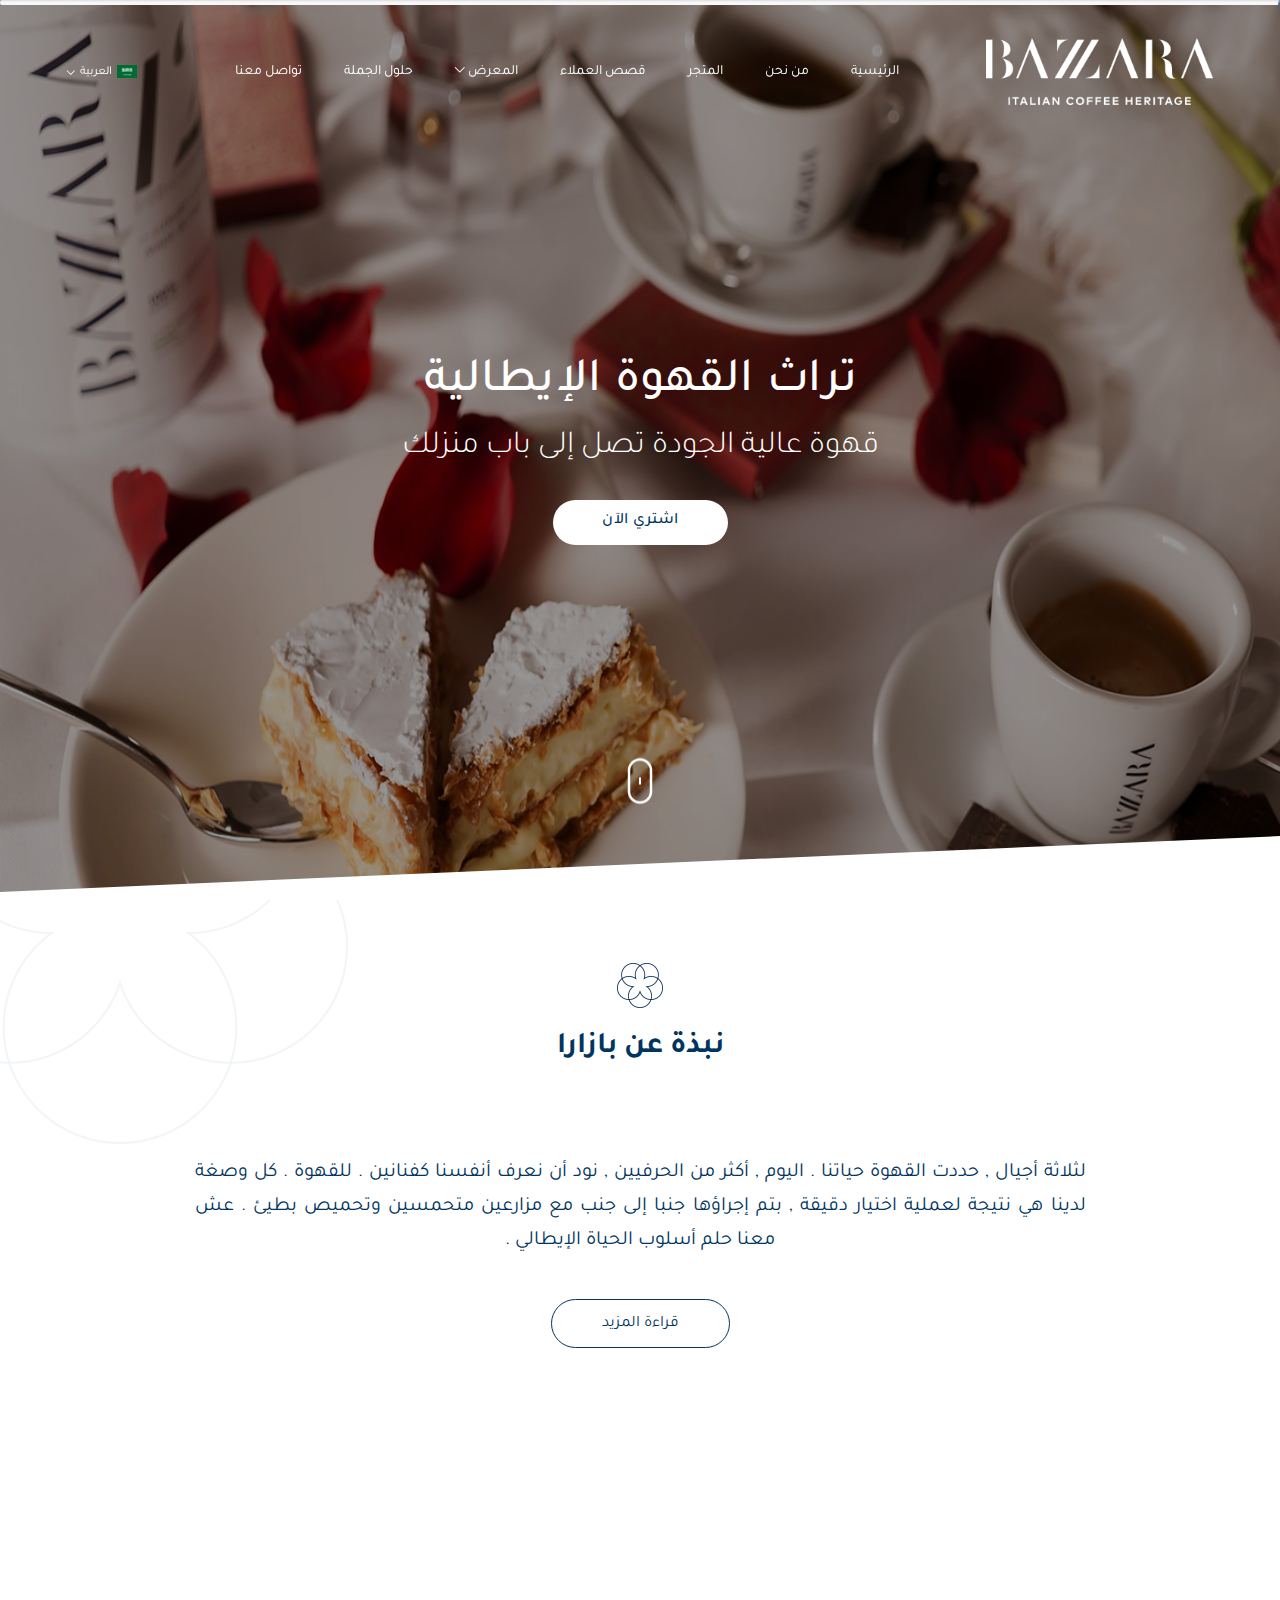
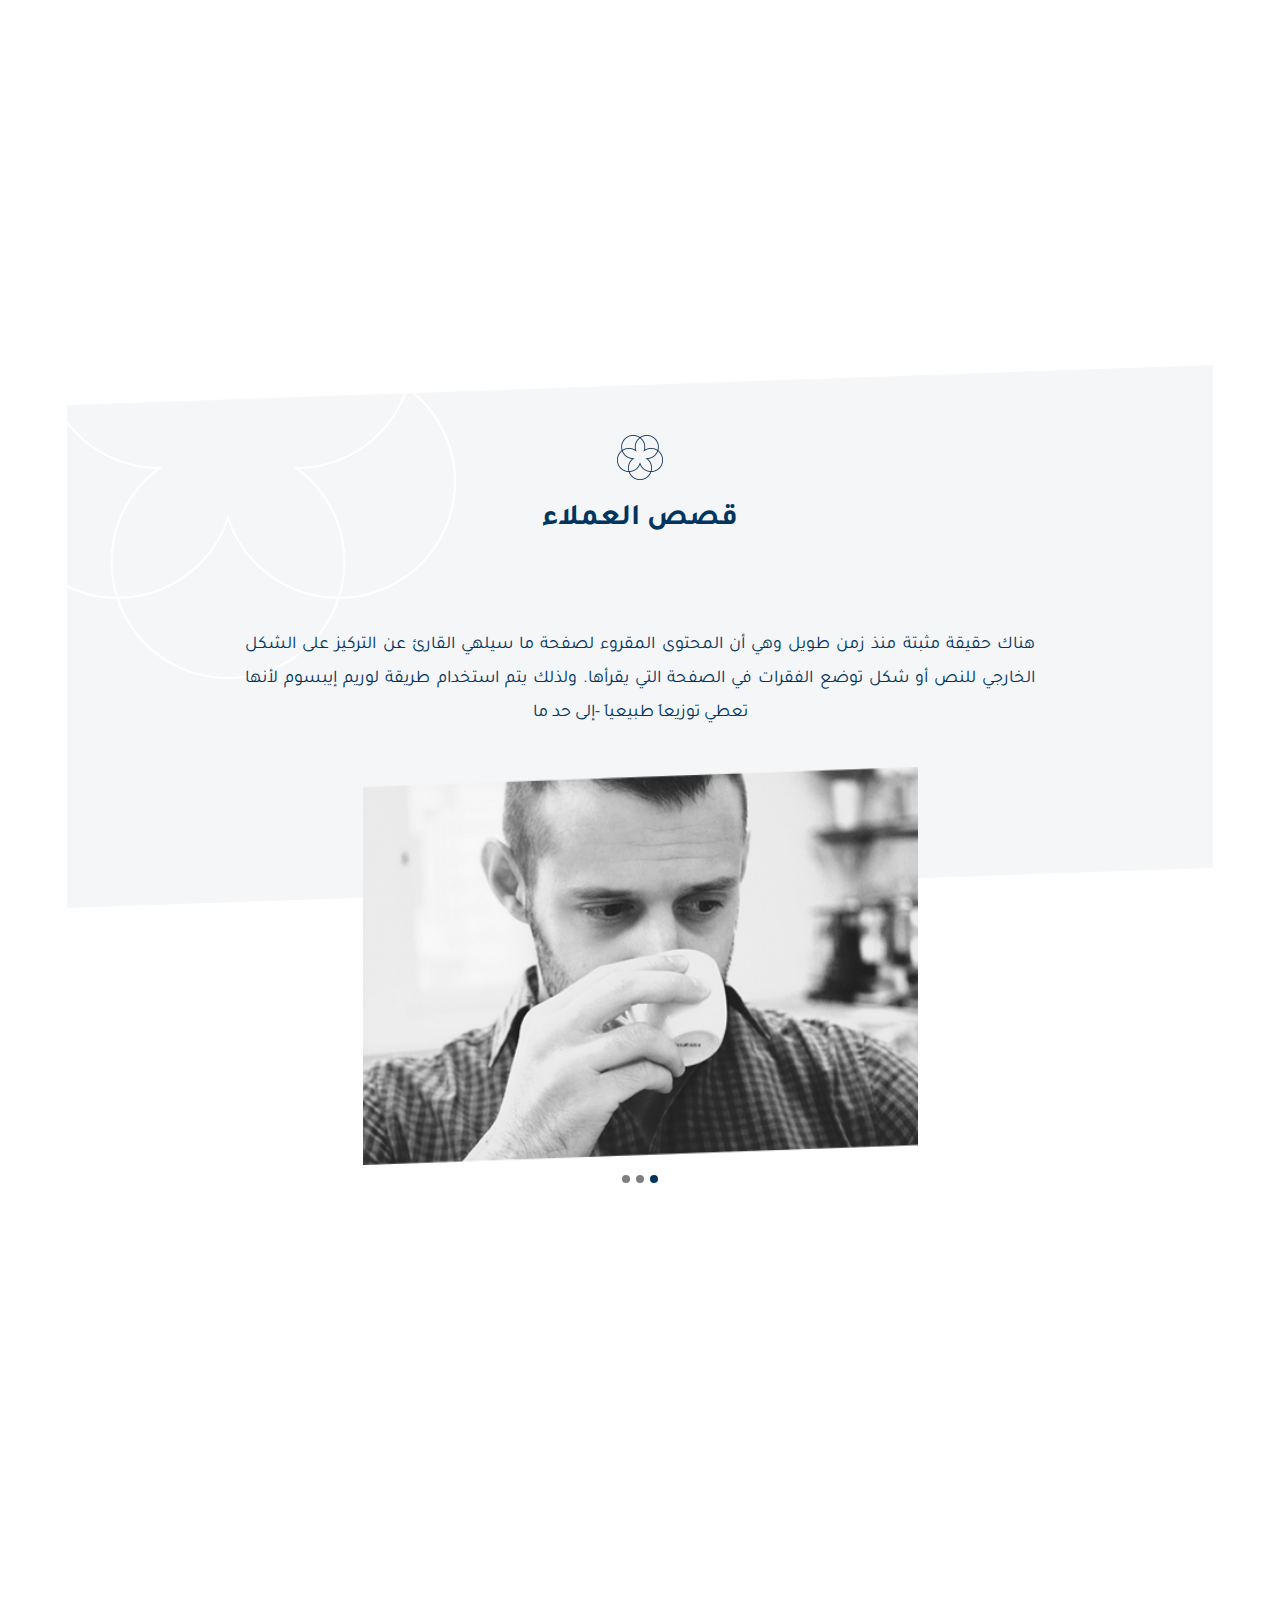
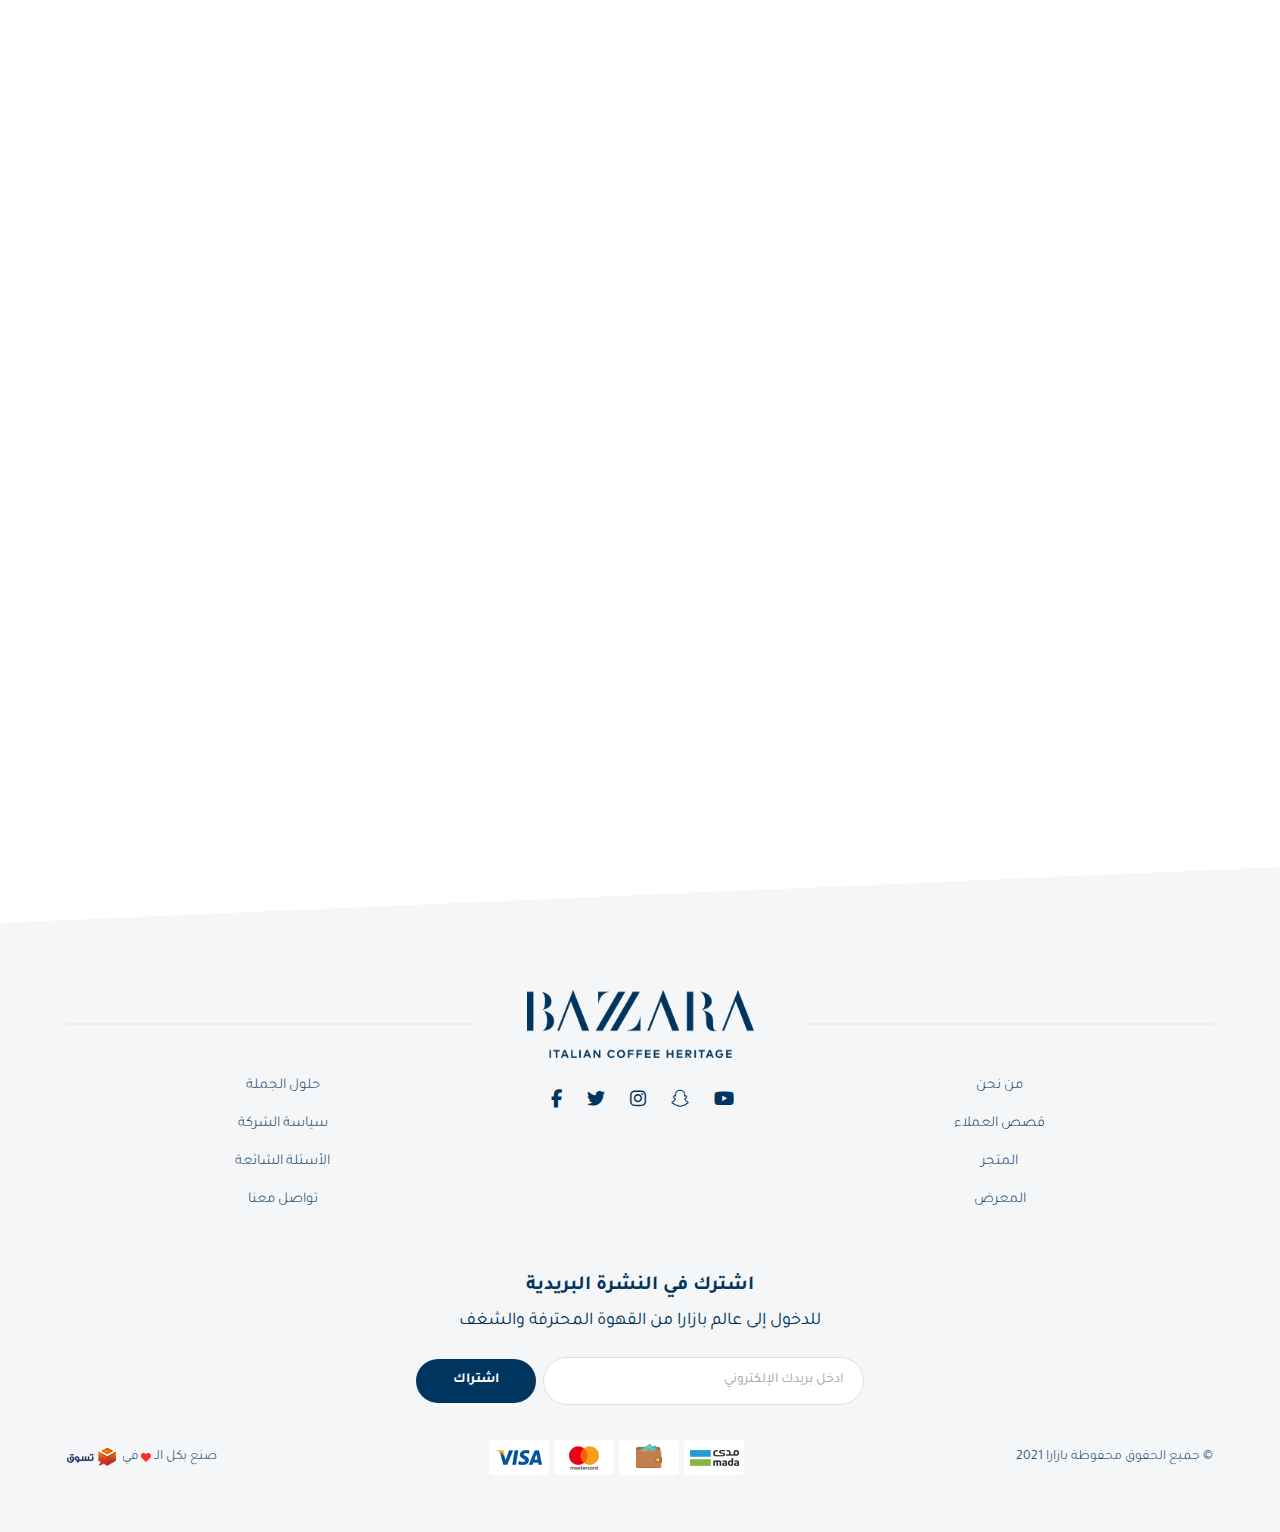
<file: index.html>
<!DOCTYPE html>
<html lang="ar" dir="rtl">
   <head>
      <meta charset="utf-8" />
      <meta http-equiv="X-UA-Compatible" content="IE=edge" />
      <meta name="viewport" content="width=device-width, initial-scale=1" />
      <title> BAZARA </title>
      <link rel="icon" href="images/fav.png" type="image/png" />
      <link rel="stylesheet" href="css/lineicons.css" />
      <link rel="stylesheet" href="css/all.min.css" />
      <link rel="stylesheet" href="css/bootstrap.css" />
     
      <link rel="stylesheet" href="css/fonts.css" />
      <link rel="stylesheet" href="css/animate.css" />
      <link rel="stylesheet" href="css/swiper.min.css" />
      <link rel="stylesheet" href="css/style.css" />
   </head>
   <body>
      <!-- preloader -->
      <div class="preloader">
         <div class="progress">
            <div class="progress-bar"></div>
         </div>
      </div>
      <!-- preloader -->
      
      <!-- header section -->
      <header>
        
         <div class="top-header">
         
             <div class="container">
             
            <div class="nav-header">
                <!-- menu-icon-for-mobile -->
            <div class="show-icons">
               <a class="menu-bars" id="menu-id" href="#!">
                  <span class="lnr lnr-menu bar show-icon"></span>
                  <span class="lnr lnr-cross times hide-icon"></span>
              
               </a>
            </div>
            <!-- end menu-icon-for-mobile -->
            <div class="img-logo">
               <a href="index.html"><img src="images/logo.png" class="img-fluid" /></a>
            </div>
               <!-- navigation  -->
               <div class="navgition">
                  <ul class="big-menu list-unstyled">
                     <li>
                        <a href="index.html"> الرئيسية </a>
                     </li>
                     <li>
                        <a href="#"> من نحن </a>
                     </li>
                     <li>
                        <a href="#">  المتجر </a>
                     </li>
                     <li>
                        <a href="#">  قصص العملاء </a>
                     </li>
                     <li class=" menu-item-has-children ">
                        <a href="#">
                       المعرض
                        </a>
                        <ul class=" sub-menu ">
                           <li >
                              <a href="#" >
                              منتج 1
                              </a>
                           </li>
                           <li >
                              <a href="#" >
                             منتج 2 
                              </a>
                           </li>
                           <li >
                              <a href="#" >
                               منتج 3
                              </a>
                           </li>
                           <li >
                              <a href="#" >
                             منتج 4
                              </a>
                           </li>
                        </ul>
                     </li>
                    
                     <li>
                        <a href="#"> حلول الجملة </a>
                    
                     <li>
                        <a href="#"> تواصل معنا </a>
                     </li>
                    
                    
                    
                  </ul>
               </div>
               <!-- navigation  -->
             
              <!-- language -->
              <div class="dropdown language-dropdown">
               <button class="dropbtn">
                 <span class="language">
               <img src="images/ksa.png" alt="ksa flag">
               العربية
                 </span>
               </button>
               <div class="dropdown-content">
                 <a href="index.html"> العربية </a>
                 <a href="index-en.html"> English  </a>
               </div>
             </div>
             <!-- language -->
             

              
             
         
               
            </div>
        
         </div>
         </div>
         <!-- end top header-->
        
         </div> 
      </header>
      <!-- header section     -->
      <!-- main section -->
     
                     <div class="main">
                        <div class="pro-img">
                           <img src="images/main-section/01.png" class="img-fluid main-section-img" alt="main section img"/>
                           <div class="main-section-cover">
                         
                          <h2 class="main-section-title">
                           تراث القهوة الإيطالية
                          </h2>
                          <span class="main-caption-note">
                           قهوة عالية الجودة تصل إلى باب منزلك
                          </span>
                          <a href="#" class="main-section-btn">
                           اشتري الآن
                          </a>
                           </div>
                        </div>
                        <a href="#about" class="scroll-down">
                           <div class="scroll-down-img-section">
                             <i class="scroll-down-icon"></i>
                           </div>
                         </a>
                     </div>
                  
                 
                  
                 
               
           
      <!-- main section -->
      <!-- about-section  -->
      <div class="about-section " id="about">
         <div class="about">
         <div class="container">
            <h2 class="big-title " wow-data-delay="5s">
              نبذة عن بازارا
            </h2>
            <p class="about-text">
               لثلاثة أجيال , حددت القهوة حياتنا . اليوم , أكثر من الحرفيين , نود أن نعرف أنفسنا كفنانين . 
               للقهوة . كل وصغة لدينا هي نتيجة لعملية اختيار دقيقة , بتم إجراؤها جنبا إلى جنب مع
               مزارعين متحمسين وتحميص بطيئ . عش معنا حلم أسلوب الحياة الإيطالي .
            </p>
            <a href="#" class="more-link">
               قراءة المزيد
            </a>
          
         </div>
      </div>
   </div>
      <!-- about-section -->

<!-- mission-section -->
<div class="mission-section wow fadeInDown">
   <div class="container">
      <div class="mission-section-grid">
         <div class="mission-block">
            <img class="img-fluid mission-block-img" src="images/mission-section/01.png" alt="mission block image">
            <div class="mission-block-cover">
               <div class="mission-block-text">
                  <h2 class="mission-block-title">
                     رؤيتنـا
                  </h2>
                  <p class="mission-block-p">
                     هنالك العديد من الأنواع المتوفرة لنصوص إيبسوم، ولكن الغالبية تم تعديلها بشكل ما عبر إدخال النوادر أو الكلمات إلى النص
                  </p>
               </div>
               
            </div>
         </div>
         <div class="mission-block">
            <img class="img-fluid mission-block-img" src="images/mission-section/02.png" alt="mission block image">
            <div class="mission-block-cover">
               <div class="mission-block-text">
                  <h2 class="mission-block-title">
                    رسالتنـا
                  </h2>
                  <p class="mission-block-p">
                     هنالك العديد من الأنواع المتوفرة لنصوص إيبسوم، ولكن الغالبية تم تعديلها بشكل ما عبر إدخال النوادر أو الكلمات إلى النص
                  </p>
               </div>
               
            </div>
         </div>
         <div class="mission-block">
            <img class="img-fluid mission-block-img" src="images/mission-section/03.png" alt="mission block image">
            <div class="mission-block-cover">
               <div class="mission-block-text">
                  <h2 class="mission-block-title">
                     أهدافنـا
                  </h2>
                  <p class="mission-block-p">
                     هنالك العديد من الأنواع المتوفرة لنصوص إيبسوم، ولكن الغالبية تم تعديلها بشكل ما عبر إدخال النوادر أو الكلمات إلى النص
                  </p>
               </div>
               
            </div>
         </div>
      </div>
   </div>

</div>
<!-- mission-section -->

<!-- clients section -->
<div class="clients-section">
   <div class="container">
     
 <div class="about-content">
   <h2 class="big-title " wow-data-delay="5s">
      قصص العملاء
     </h2>
            <p class="about-text">
               هناك حقيقة مثبتة منذ زمن طويل وهي أن المحتوى المقروء لصفحة ما سيلهي القارئ عن التركيز على الشكل الخارجي للنص أو شكل توضع الفقرات في الصفحة التي يقرأها. ولذلك يتم استخدام طريقة لوريم إيبسوم لأنها تعطي توزيعاَ طبيعياَ -إلى حد ما
            </p>
<div class="client-section">
            <div class="clients-slider">
               <div class="swiper-container">
                  <div class="swiper-wrapper">
                     <div class="swiper-slide">
                        <a href="#">
                           <div class="about-imgg">
                              <img class="img-fluid" src="images/clients/01.png" alt="client image">
                           </div>
                        </a>
                     </div>
                     <div class="swiper-slide">
                        <a href="#">
                           <div class="about-imgg">
                              <img class="img-fluid" src="images/clients/01.png" alt="client image">
                           </div>
                        </a>
                     </div>
                     <div class="swiper-slide">
                        <a href="#">
                           <div class="about-imgg">
                              <img class="img-fluid" src="images/clients/01.png" alt="client image">
                           </div>
                        </a>
                     </div>

           
           </div>
   </div>
   <div class="swiper-pagination"></div>
</div>

</div>
</div>
</div>
</div>
<!-- clients section -->

<!-- banner section -->
<div class="big-banner-section wow fadeInDown" style="visibility: visible; animation-name: fadeInDown;">
        
  
      <div class="big-banner-figure">
         <img class="img-fluid banner-img" src="images/banner/01.png" alt="banner">
         <div class="big-banner-cover">
      <h2 class="banner-text">
         حلول الجملة
      </h2>
      <span class="banner-note">
         خلافا للاعتقاد السائد فإن لوريم إيبسوم ليس نصا عشوائيا 
      </span>
      <a href="#" class="more-link">
         قراءة المزيد
      </a>
         </div>
      </div>
  

</div>
<!-- banner section -->

     
     
       
      <!-- offers section -->
      <div class="vedio-section wow fadeInDown">
         <div class="container">
            <h2 class="big-title " wow-data-delay="5s">
               معرض الفيديو
            </h2>
            <div class="vedio-slider">
               <div class="swiper-container">
                  <div class="swiper-wrapper">
                     <div class="swiper-slide">
                        <a href="#">
                           <div class="vedio-block">
                            <img class="img-fluid vedio-img" src="images/products/01.png" alt="vedio img">
                             <div class="vedio-cover">
                              <img src="images/products/shape2.png" alt="shape image">
                             </div>    
                        </div>
                        </a>
                     </div>
                     <div class="swiper-slide">
                        <a href="#">
                           <div class="vedio-block">
                            <img class="img-fluid vedio-img" src="images/products/02.png" alt="vedio img">
                             <div class="vedio-cover">
                              <img src="images/products/shape2.png" alt="shape image">
                             </div>    
                        </div>
                        </a>
                     </div>
                     <div class="swiper-slide">
                        <a href="#">
                           <div class="vedio-block">
                            <img class="img-fluid vedio-img" src="images/products/03.png" alt="vedio img">
                             <div class="vedio-cover">
                              <img src="images/products/shape2.png" alt="shape image">
                             </div>    
                        </div>
                        </a>
                     </div>
                    
                  </div>
               </div>
               <div class="swiper-pagination"></div>
               <div class="swiper-btn-prev swiper-btn">
                  <span class="lnr lnr-chevron-right"></span>
               </div>
               <div class="swiper-btn-next swiper-btn">
                  <span class="lnr lnr-chevron-left"></span>
               </div>
            </div>
           
         </div>
      </div>
      <!-- offers section -->

    

       


      <!-- footer section -->
      <footer>
         <div class="container">
            <div class="footer-logo">
               <div class="img-logo">
                  <a href="#"><img src="images/footer-logo.png" class="img-fluid" /></a>
               </div> 
            </div>
            <div class="footer-content">
            <div class="footer-content-div">
             <ul class="footer-links-list">
               <li>
                  <a href="#" class="footer-link">
                     من نحن
                  </a>
               </li>
               <li>
                  <a href="#" class="footer-link">
                   قصص العملاء
                  </a>
               </li>
               <li>
                  <a href="#" class="footer-link">
                    المتجر
                  </a>
               </li>
               <li>
                  <a href="#" class="footer-link">
                   المعرض
                  </a>
               </li>
             </ul>

             <ul class="social-list">
               <li>
                  <a href="#" class="social-icon">
                     <i class="fa-brands fa-youtube"></i>
                  </a>
               </li>
               <li>
                  <a href="#" class="social-icon">
                     <i class="fa-brands fa-snapchat"></i>
                  </a>
               </li>
               <li>
                  <a href="#" class="social-icon">
                     <i class="fa-brands fa-instagram"></i>
                  </a>
               </li>
               <li>
                  <a href="#" class="social-icon">
                     <i class="fa-brands fa-twitter"></i>
                  </a>
               </li>
               <li>
                  <a href="#" class="social-icon">
                     <i class="fa-brands fa-facebook-f"></i>
                  </a>
               </li>
           
         </ul>

         <ul class="footer-links-list">
            <li>
               <a href="#" class="footer-link">
                 حلول الجملة
               </a>
            </li>
            <li>
               <a href="#" class="footer-link">
                سياسة الشركة
               </a>
            </li>
            <li>
               <a href="#" class="footer-link">
                 الأسئلة الشائعة
               </a>
            </li>
            <li>
               <a href="#" class="footer-link">
                تواصل معنا
               </a>
            </li>
          </ul>

            </div>
            </div>

            <div class="newsletter-section">
               <h2 class="newsletter-title"> اشترك في النشرة البريدية   </h2>
               <span class="newsletter-note">
                 للدخول إلى عالم بازارا من القهوة المحترفة والشغف
                    </span>
                    <div class="newsletter-input-div">
                     <input type="text" class="newsletter-input" placeholder="ادخل بريدك الإلكتروني">
                     <button class="newsletter-btn">
                       اشتراك
                     </button>
                       </div>
            </div>
           
            <div class="copy-flex">
               <div class="copy-right">
                  © جميع الحقوق محفوظة بازارا  2021
               </div>
               <div class="payment-list">
                  
                  <img  src="images/pay-2.png" alt="payment methods">
               </div>
               <div class="copy-right">
                  صنع بكل الـ 
                  <i class="fa-solid fa-heart heart-icon"></i>
                   في
                  <a href="#">
                  <img class="tasawk-logo" src="images/tasawok-en.png" alt="tasawk logo">
                  </a>
               </div>
            </div>
         </div>
      </footer>
      <!-- footer section -->
      <!-- arrow to top -->
      <a class="arrow-top">
         <span class="lnr lnr-arrow-up"></span>
      </a>
      <!-- arrow to top -->
      <script src="js/jquery-3.4.1.min.js"></script>
      <script src="js/bootstrap.min.js"></script>
      <script src="js/wow.min.js"></script>
      <script src="js/swiper.min.js"></script>
      <script src="js/script.js"></script>
   </body>
</html>
</file>
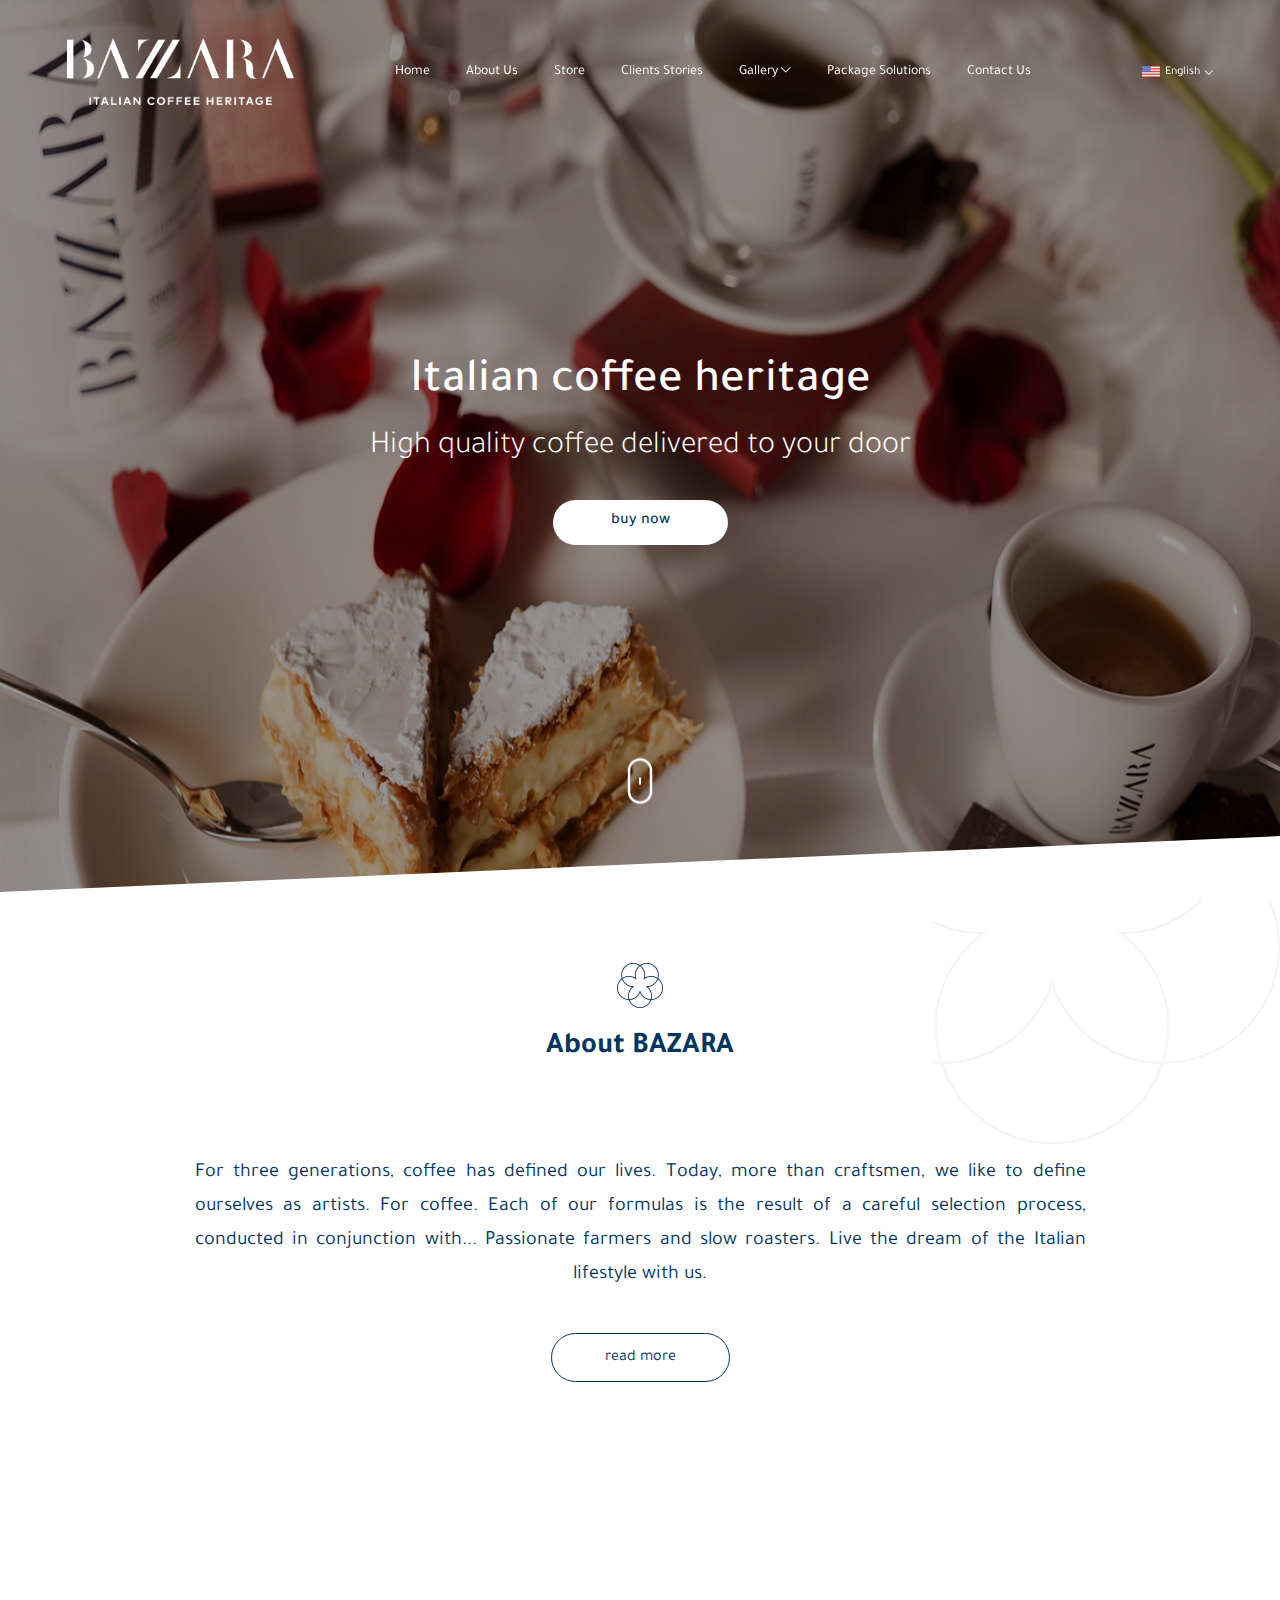
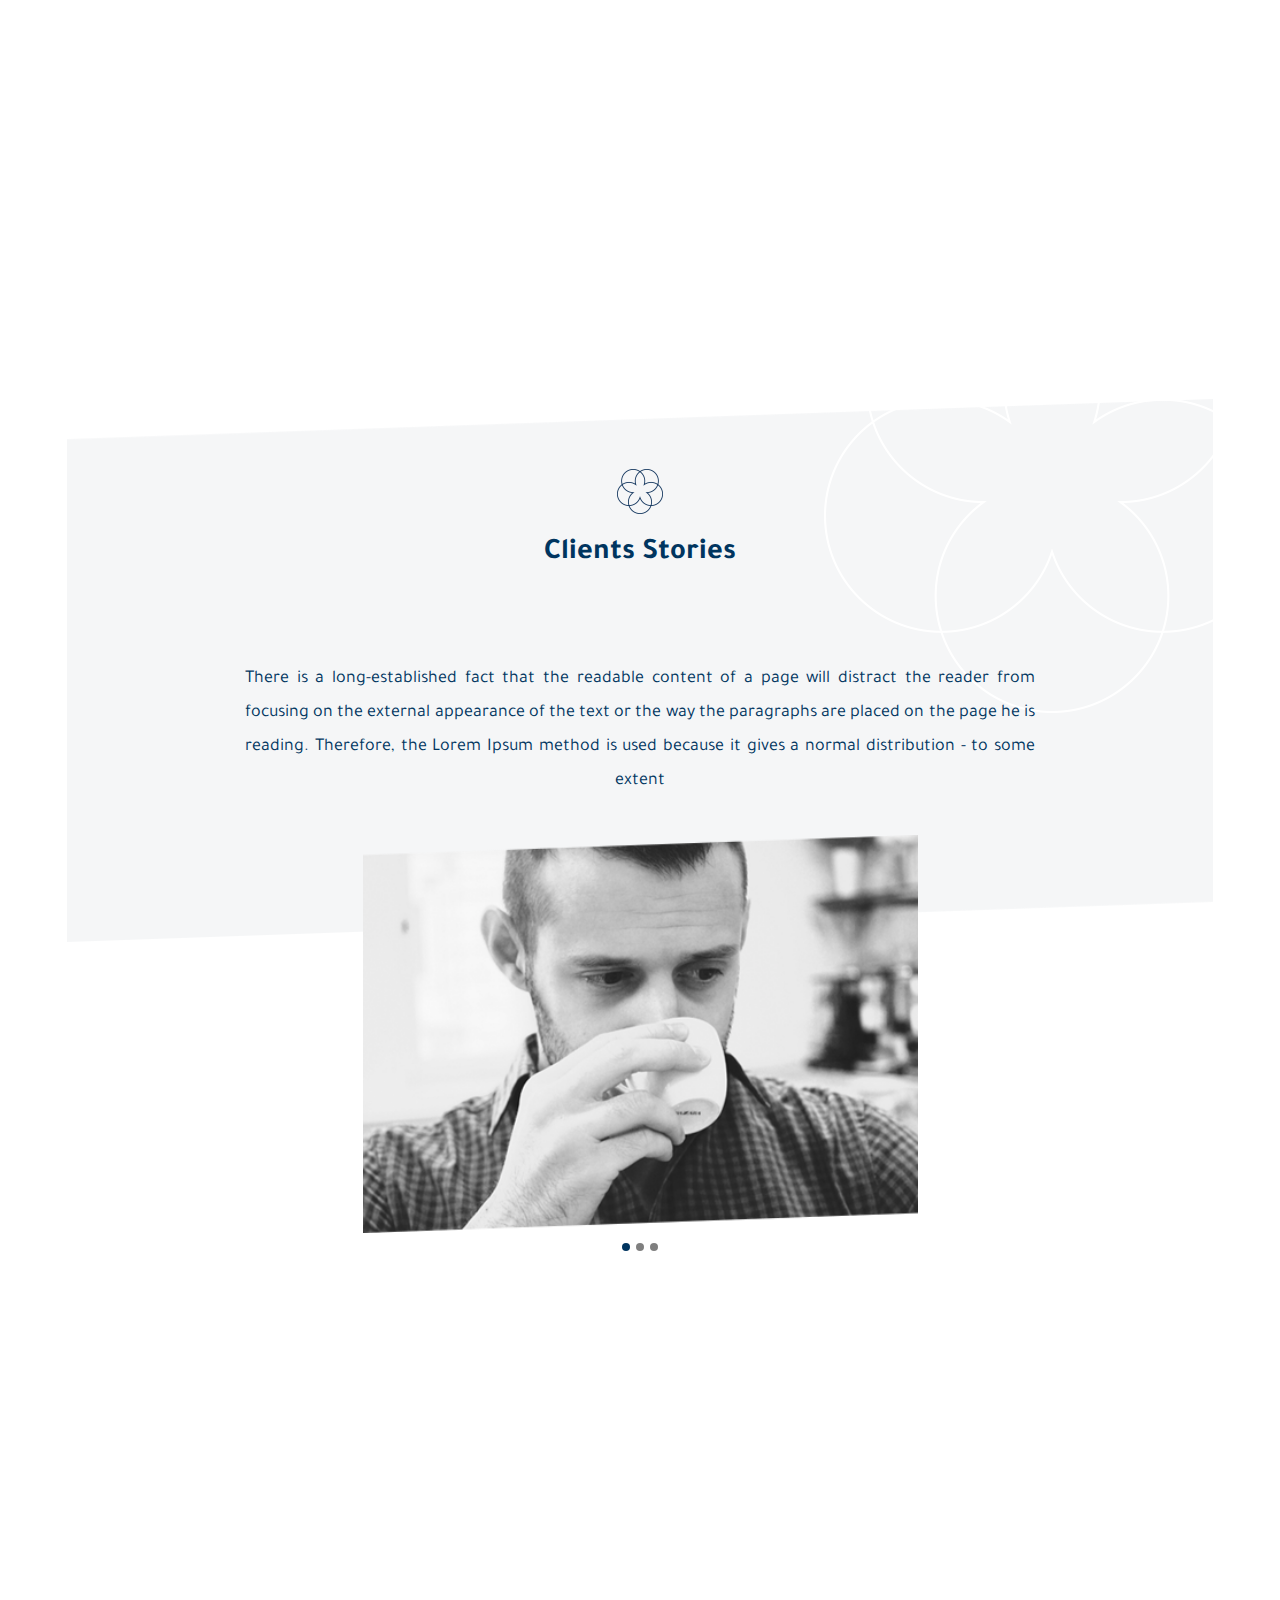
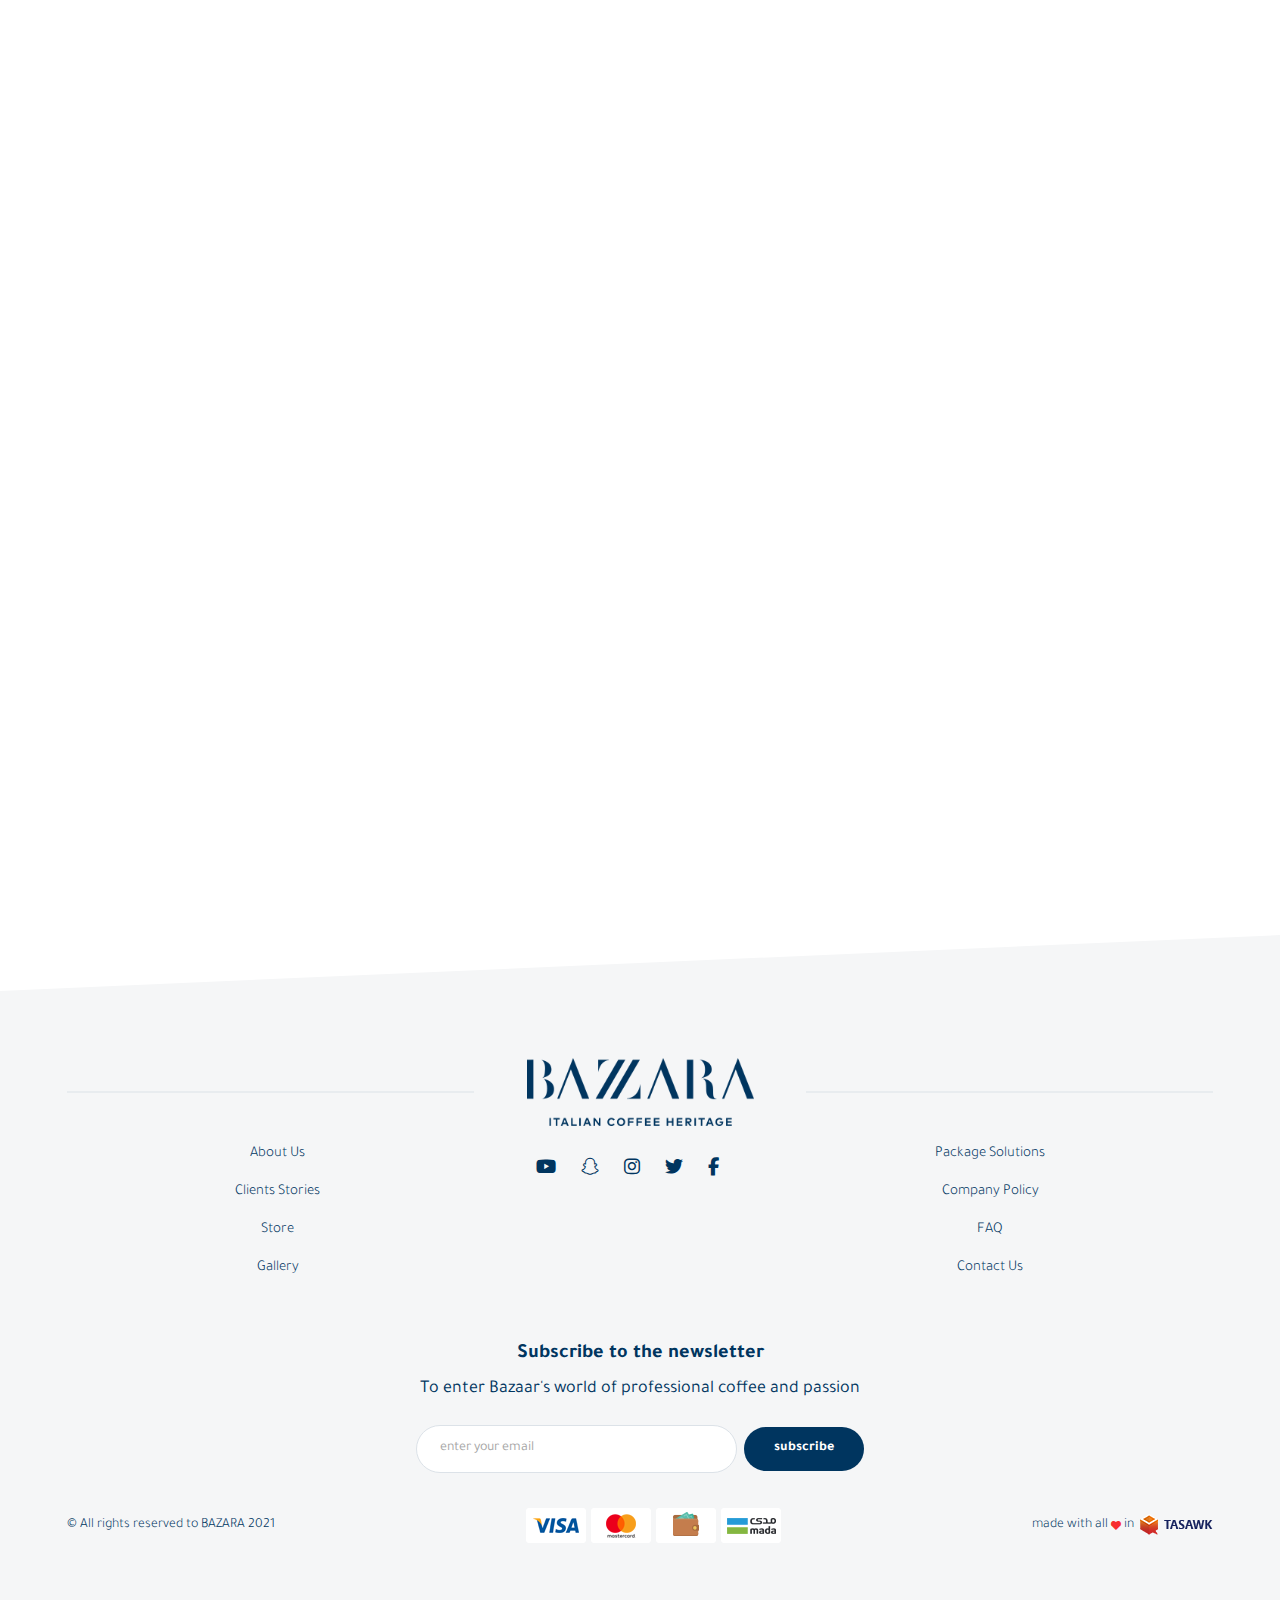
<file: index-en.html>
<!DOCTYPE html>
<html lang="en" dir="ltr">
   <head>
      <meta charset="utf-8" />
      <meta http-equiv="X-UA-Compatible" content="IE=edge" />
      <meta name="viewport" content="width=device-width, initial-scale=1" />
      <title> BAZARA </title>
      <link rel="icon" href="images/fav.png" type="image/png" />
      <link rel="stylesheet" href="css/lineicons.css" />
      <link rel="stylesheet" href="css/all.min.css" />
      <link rel="stylesheet" href="css/bootstrap.css" />
     
      <link rel="stylesheet" href="css/fonts.css" />
      <link rel="stylesheet" href="css/animate.css" />
      <link rel="stylesheet" href="css/swiper.min.css" />
      <link rel="stylesheet" href="css/style.css" />
   </head>
   <body>
      <!-- preloader -->
      <div class="preloader">
         <div class="progress">
            <div class="progress-bar"></div>
         </div>
      </div>
      <!-- preloader -->
      
      <!-- header section -->
      <header>
        
         <div class="top-header">
         
             <div class="container">
             
            <div class="nav-header">
                <!-- menu-icon-for-mobile -->
            <div class="show-icons">
               <a class="menu-bars" id="menu-id" href="#!">
                  <span class="lnr lnr-menu bar show-icon"></span>
                  <span class="lnr lnr-cross times hide-icon"></span>
              
               </a>
            </div>
            <!-- end menu-icon-for-mobile -->
            <div class="img-logo">
               <a href="index-en.html"><img src="images/logo.png" class="img-fluid" /></a>
            </div>
               <!-- navigation  -->
               <div class="navgition">
                  <ul class="big-menu list-unstyled">
                     <li>
                        <a href="index-en.html"> home </a>
                     </li>
                     <li>
                        <a href="#"> about us </a>
                     </li>
                     <li>
                        <a href="#">  store </a>
                     </li>
                     <li>
                        <a href="#">  clients stories </a>
                     </li>
                     <li class=" menu-item-has-children ">
                        <a href="#">
                       gallery
                        </a>
                        <ul class=" sub-menu ">
                           <li >
                              <a href="#" >
                              product 1
                              </a>
                           </li>
                           <li >
                              <a href="#" >
                                 product 2 
                              </a>
                           </li>
                           <li >
                              <a href="#" >
                                 product 3
                              </a>
                           </li>
                           <li >
                              <a href="#" >
                                 product 4
                              </a>
                           </li>
                        </ul>
                     </li>
                    
                     <li>
                        <a href="#"> package solutions</a>
                    
                     <li>
                        <a href="#"> contact us</a>
                     </li>
                    
                    
                    
                  </ul>
               </div>
               <!-- navigation  -->
             
              <!-- language -->
              <div class="dropdown language-dropdown">
               <button class="dropbtn">
                 <span class="language">
               <img src="images/flag.png" alt="ksa flag">
               English
                 </span>
               </button>
               <div class="dropdown-content">
                 <a href="index.html"> العربية </a>
                 <a href="index-en.html"> English  </a>
               </div>
             </div>
             <!-- language -->
             

              
             
         
               
            </div>
        
         </div>
         </div>
         <!-- end top header-->
        
         </div> 
      </header>
      <!-- header section     -->
      <!-- main section -->
     
                     <div class="main">
                        <div class="pro-img">
                           <img src="images/main-section/01.png" class="img-fluid main-section-img" alt="main section img"/>
                           <div class="main-section-cover">
                         
                          <h2 class="main-section-title">
                           Italian coffee heritage
                          </h2>
                          <span class="main-caption-note">
                           High quality coffee delivered to your door
                          </span>
                          <a href="#" class="main-section-btn">
                           buy now
                          </a>
                           </div>
                        </div>
                        <a href="#about" class="scroll-down">
                           <div class="scroll-down-img-section">
                             <i class="scroll-down-icon"></i>
                           </div>
                         </a>
                     </div>
                  
                 
                  
                 
               
           
      <!-- main section -->
      <!-- about-section  -->
      <div class="about-section " id="about">
         <div class="about">
         <div class="container">
            <h2 class="big-title " wow-data-delay="5s">
             about BAZARA
            </h2>
            <p class="about-text">
               For three generations, coffee has defined our lives. Today, more than craftsmen, we like to define ourselves as artists. 
               For coffee. Each of our formulas is the result of a careful selection process, conducted in conjunction with...
               Passionate farmers and slow roasters. Live the dream of the Italian lifestyle with us.
            </p>
            <a href="#" class="more-link">
              read more
            </a>
          
         </div>
      </div>
   </div>
      <!-- about-section -->

<!-- mission-section -->
<div class="mission-section wow fadeInDown">
   <div class="container">
      <div class="mission-section-grid">
         <div class="mission-block">
            <img class="img-fluid mission-block-img" src="images/mission-section/01.png" alt="mission block image">
            <div class="mission-block-cover">
               <div class="mission-block-text">
                  <h2 class="mission-block-title">
                    our vision
                  </h2>
                  <p class="mission-block-p">
                    There are many variations of passages of Ipsum available, but the majority have been modified in some way by introducing anecdotes or words into the text.
                  </p>
               </div>
               
            </div>
         </div>
         <div class="mission-block">
            <img class="img-fluid mission-block-img" src="images/mission-section/02.png" alt="mission block image">
            <div class="mission-block-cover">
               <div class="mission-block-text">
                  <h2 class="mission-block-title">
                   our message
                  </h2>
                  <p class="mission-block-p">
                    There are many variations of passages of Ipsum available, but the majority have been modified in some way by introducing anecdotes or words into the text.
                  </p>
               </div>
               
            </div>
         </div>
         <div class="mission-block">
            <img class="img-fluid mission-block-img" src="images/mission-section/03.png" alt="mission block image">
            <div class="mission-block-cover">
               <div class="mission-block-text">
                  <h2 class="mission-block-title">
                     our mission
                  </h2>
                  <p class="mission-block-p">
                    There are many variations of passages of Ipsum available, but the majority have been modified in some way by introducing anecdotes or words into the text.
                  </p>
               </div>
               
            </div>
         </div>
      </div>
   </div>

</div>
<!-- mission-section -->

<!-- clients section -->
<div class="clients-section">
   <div class="container">
     
 <div class="about-content">
   <h2 class="big-title " wow-data-delay="5s">
    clients stories
     </h2>
            <p class="about-text">
               There is a long-established fact that the readable content of a page will distract the reader from focusing on the external appearance of the text or the way the paragraphs are placed on the page he is reading. Therefore, the Lorem Ipsum method is used because it gives a normal distribution - to some extent
            </p>
<div class="client-section">
            <div class="clients-slider">
               <div class="swiper-container">
                  <div class="swiper-wrapper">
                     <div class="swiper-slide">
                        <a href="#">
                           <div class="about-imgg">
                              <img class="img-fluid" src="images/clients/01.png" alt="client image">
                           </div>
                        </a>
                     </div>
                     <div class="swiper-slide">
                        <a href="#">
                           <div class="about-imgg">
                              <img class="img-fluid" src="images/clients/01.png" alt="client image">
                           </div>
                        </a>
                     </div>
                     <div class="swiper-slide">
                        <a href="#">
                           <div class="about-imgg">
                              <img class="img-fluid" src="images/clients/01.png" alt="client image">
                           </div>
                        </a>
                     </div>

           
           </div>
   </div>
   <div class="swiper-pagination"></div>
</div>

</div>
</div>
</div>
</div>
<!-- clients section -->

<!-- banner section -->
<div class="big-banner-section wow fadeInDown" style="visibility: visible; animation-name: fadeInDown;">
        
  
      <div class="big-banner-figure">
         <img class="img-fluid banner-img" src="images/banner/01.png" alt="banner">
         <div class="big-banner-cover">
      <h2 class="banner-text">
        package solutions
      </h2>
      <span class="banner-note">
         Contrary to popular belief, Lorem Ipsum is not random text
      </span>
      <a href="#" class="more-link">
        read more
      </a>
         </div>
      </div>
  

</div>
<!-- banner section -->

     
     
       
      <!-- offers section -->
      <div class="vedio-section wow fadeInDown">
         <div class="container">
            <h2 class="big-title " wow-data-delay="5s">
              video gallery
            </h2>
            <div class="vedio-slider">
               <div class="swiper-container">
                  <div class="swiper-wrapper">
                     <div class="swiper-slide">
                        <a href="#">
                           <div class="vedio-block">
                            <img class="img-fluid vedio-img" src="images/products/01.png" alt="vedio img">
                             <div class="vedio-cover">
                              <img src="images/products/shape2.png" alt="shape image">
                             </div>    
                        </div>
                        </a>
                     </div>
                     <div class="swiper-slide">
                        <a href="#">
                           <div class="vedio-block">
                            <img class="img-fluid vedio-img" src="images/products/02.png" alt="vedio img">
                             <div class="vedio-cover">
                              <img src="images/products/shape2.png" alt="shape image">
                             </div>    
                        </div>
                        </a>
                     </div>
                     <div class="swiper-slide">
                        <a href="#">
                           <div class="vedio-block">
                            <img class="img-fluid vedio-img" src="images/products/03.png" alt="vedio img">
                             <div class="vedio-cover">
                              <img src="images/products/shape2.png" alt="shape image">
                             </div>    
                        </div>
                        </a>
                     </div>
                    
                  </div>
               </div>
               <div class="swiper-pagination"></div>
               <div class="swiper-btn-prev swiper-btn">
                  <span class="lnr lnr-chevron-right"></span>
               </div>
               <div class="swiper-btn-next swiper-btn">
                  <span class="lnr lnr-chevron-left"></span>
               </div>
            </div>
           
         </div>
      </div>
      <!-- offers section -->

    

       


      <!-- footer section -->
      <footer>
         <div class="container">
            <div class="footer-logo">
               <div class="img-logo">
                  <a href="#"><img src="images/footer-logo.png" class="img-fluid" /></a>
               </div> 
            </div>
            <div class="footer-content">
            <div class="footer-content-div">
             <ul class="footer-links-list">
               <li>
                  <a href="#" class="footer-link">
                    about us
                  </a>
               </li>
               <li>
                  <a href="#" class="footer-link">
                  clients stories
                  </a>
               </li>
               <li>
                  <a href="#" class="footer-link">
                    store
                  </a>
               </li>
               <li>
                  <a href="#" class="footer-link">
                   gallery
                  </a>
               </li>
             </ul>

             <ul class="social-list">
               <li>
                  <a href="#" class="social-icon">
                     <i class="fa-brands fa-youtube"></i>
                  </a>
               </li>
               <li>
                  <a href="#" class="social-icon">
                     <i class="fa-brands fa-snapchat"></i>
                  </a>
               </li>
               <li>
                  <a href="#" class="social-icon">
                     <i class="fa-brands fa-instagram"></i>
                  </a>
               </li>
               <li>
                  <a href="#" class="social-icon">
                     <i class="fa-brands fa-twitter"></i>
                  </a>
               </li>
               <li>
                  <a href="#" class="social-icon">
                     <i class="fa-brands fa-facebook-f"></i>
                  </a>
               </li>
           
         </ul>

         <ul class="footer-links-list">
            <li>
               <a href="#" class="footer-link">
                package solutions
               </a>
            </li>
            <li>
               <a href="#" class="footer-link">
                company policy
               </a>
            </li>
            <li>
               <a href="#" class="footer-link">
                 FAQ
               </a>
            </li>
            <li>
               <a href="#" class="footer-link">
               contact us
               </a>
            </li>
          </ul>

            </div>
            </div>

            <div class="newsletter-section">
               <h2 class="newsletter-title"> Subscribe to the newsletter  </h2>
               <span class="newsletter-note">
                  To enter Bazaar's world of professional coffee and passion
                    </span>
                    <div class="newsletter-input-div">
                     <input type="text" class="newsletter-input" placeholder=" enter your email ">
                     <button class="newsletter-btn">
                       subscribe
                     </button>
                       </div>
            </div>
           
            <div class="copy-flex">
               <div class="copy-right">
                  © All rights reserved to BAZARA 2021
               </div>
               <div class="payment-list">
                  
                  <img  src="images/pay-2.png" alt="payment methods">
               </div>
               <div class="copy-right">
                 made with all
                  <i class="fa-solid fa-heart heart-icon"></i>
                   in
                  <a href="#">
                  <img class="tasawk-logo" src="images/tasawk-en.png" alt="tasawk logo">
                  </a>
               </div>
            </div>
         </div>
      </footer>
      <!-- footer section -->
      <!-- arrow to top -->
      <a class="arrow-top">
         <span class="lnr lnr-arrow-up"></span>
      </a>
      <!-- arrow to top -->
      <script src="js/jquery-3.4.1.min.js"></script>
      <script src="js/bootstrap.min.js"></script>
      <script src="js/wow.min.js"></script>
      <script src="js/swiper.min.js"></script>
      <script src="js/script.js"></script>
   </body>
</html>
</file>
<file: css/fonts.css>
@font-face {
    font-family: "Tajawal-Light";
    src:url("../webfonts/Tajawal/Tajawal-Light.woff") , url("../webfonts/Tajawal/Tajawal-Light..woff2"),  url("../webfonts/Tajawal/Tajawal-Light..ttf") format("truetype");
    font-weight: 300;
    font-style: normal;
}

@font-face {
    font-family: "Tajawal-Regular";
    src:url("../webfonts/Tajawal/Tajawal-Regular.woff") , url("../webfonts/Tajawal/Tajawal-Regular.woff2") , url("../webfonts/Tajawal/Tajawal-Regular.ttf") format("truetype");
    font-weight: 400;
    font-style: normal;
}



@font-face {
    font-family: "Tajawal-Medium";
    src:url("../webfonts/Tajawal/Tajawal-Medium.woff") , url("../webfonts/Tajawal/Tajawal-Medium.woff2") , url("../webfonts/Tajawal/Tajawal-Medium.ttf")  format("truetype");
    font-weight: 500;
    font-style: normal;
}





@font-face {
    font-family: "Tajawal-Bold";
    src:url("../webfonts/Tajawal/Tajawal-Bold.woff")  , url("../webfonts/Tajawal/Tajawal-Bold.woff2")  , url("../webfonts/Tajawal/Tajawal-Bold.ttf")   format("truetype");
    font-weight: 700;
    font-style: normal;
}
</file>
<file: css/style.css>
html {
	height: max-content;
	max-height: max-content;
	position: relative;
}

body {
	font-family: "Tajawal-Regular" !important;
	box-sizing: border-box;
	margin: 0;
	padding: 0;
	overflow-x: hidden;
	padding-top: 0;
	height: max-content;
	max-height: max-content;
}


.overflow {

	overflow: hidden;
}

:root {
	--main-color: #00355f;
	--main-hover: #f5f6f7;


}

@keyframes pulsate {
	0% {
		transform: scale(0.1, 0.1);
		opacity: 0;
	}

	50% {
		opacity: 1;
	}

	100% {
		transform: scale(1.2, 1.2);
		opacity: 0;
	}
}

img {
	image-rendering: -webkit-optimize-contrast;
}

/*style scroll bar*/
/* width */
::-webkit-scrollbar {
	width: 6px;
}

/* Track */
::-webkit-scrollbar-track {
	background: #fff;
}

/* Handle */
::-webkit-scrollbar-thumb {
	background: var(--main-color);
}

/* Handle on hover */
::-webkit-scrollbar-thumb:hover {
	background: var(--main-hover);
}

/*preloader*/
.preloader {
	-webkit-pointer-events: none;
	pointer-events: none;
	-webkit-user-select: none;
	-moz-user-select: none;
	user-select: none;
}

.progress {
	position: fixed;
	z-index: 99999;
	top: 0;
	width: 100%;
	height: 5px;
	background-color: #f7f7f7;
	background-image: linear-gradient(to bottom, #f5f5f5, #f9f9f9);
	background-repeat: repeat-x;
	border-radius: 2px;
	box-shadow: 0 1px 2px rgba(0, 0, 0, 0.1) inset;
	overflow: hidden;
}

.progress-bar {
	animation: progress 6s ease infinite;
	padding: 1px;
	color: rgba(255, 255, 255, 100);
	background-image: linear-gradient(135deg,
			var(--main-hover),
			var(--main-color));
	/* border-radius: 4px 4px 4px 4px; */
}

html[dir="ltr"] .progress-bar {
	background-image: linear-gradient(135deg,
			var(--main-color),
			var(--main-hover));
}

@keyframes progress {
	from {
		width: 0;
		color: rgba(255, 255, 255, 0);
	}

	to {
		width: 100%;
		color: rgba(255, 255, 255, 1);
	}
}

/*preloader*/

.language-dropdown{
	display: flex !important;
	justify-content: flex-end;
}
/*                          header section                     */
/*                          dropdown                            */
.dropdown {
	position: relative;
	display: inline-block;
}
.dropbtn{
	background-color: transparent;
	border: 0;
	outline: none;
	padding: 0;
	
}
.dropbtn:focus{
	border: 0;
	outline: none;
	color: var(--main-hover);
}
.language{
	display: flex;
	align-items: center;
	gap:5px;
	font-size: 12px;
	color: #fff;
	transition: 0.5s;
}
.language:after{
	content:"";
	font-family: "Linearicons-Free";
	color: #fff;
	font-size: 8px;
	font-weight: 700;
	
}
/* Dropdown Content (Hidden by Default) */
.dropdown-content {
	/* display: none; */
	visibility: hidden;
	opacity: 0;
	position: absolute;
	background-color: #fff;
	color: var(--sec-color);
	text-align: center;
	min-width: 120px;
	box-shadow: 0px 0px 7px 0px rgba(0, 0, 0, 0.11);
	border-radius: unset;
	z-index: 300;
	top: 32px;
	left: 50%;
	transform: translateX(-50%);
	padding: 7px 0;
	transition: all 0.3s ease-in-out;
}

.dropdown-content::before {
	content: "";
	display: block;
	width: 0;
	height: 0;
	border-left: 8px solid transparent;
	border-right: 8px solid transparent;
	border-bottom: 8px solid #fff;
	position: absolute;
	top: -8px;
	left: 50%;
	transform: translateX(-50%);
	transition: 0.3s;
	opacity: 1;
}

/* Links inside the dropdown */
.dropdown-content a {
	color: var(--sec-color);
	padding: 5px 15px;
	text-decoration: none;
	display: block;
	font-weight: 400;
	font-size: 14px;
	transition: all 0.3s ease-in-out;
}

.dropdown-content a:hover {
	color: var(--main-color);
	opacity: 0.7;
}

/* Show the dropdown menu on hover */
.dropdown:hover .dropdown-content {
	/* display: block; */
	visibility: visible;
	opacity: 1;
}



.menu-item-has-children a::after {
	content:"";
	font-family: "Linearicons-Free";
	font-size: 10px;

	font-weight: 700;
}

.sub-menu a::after {
	content: "";

}

/*                          dropdown                            */
/*top header*/
header {
	position: fixed;
	top: 0;
	left: 0;
	width: 100%;
	z-index: 200;
	
	transition: all 0.3s ease-in-out;
}






.top-header a {
	text-decoration: none;
}

.show-icons {
	display: flex;
	align-items: center;
}

.show-icons .menu-bars {
	display: none;
}

.nav-header {
	display: flex;
	justify-content: space-between;
	align-items: center;
	padding: 38px 0 0 ;
	transition: all 0.3s ease-in-out;
}

.big-menu li a {
	color: #fff;
	font-size: 17px;
	text-transform: capitalize;
	transition: all 0.3s ease-in-out;

}




.big-menu li a:hover {
	color: #fff;
	opacity: 0.7;
	text-decoration: none;
}

.sub-menu li a {
	color: rgb(128, 128, 128) !important;
	transition: 0.5s;
}







.sub-menu li a:hover {
	color: var(--main-color) !important;
	opacity: 0.7;
}

.big-menu {
	display: flex;
	align-items: center;
    gap:22px;
	margin: 0;
	padding: 0;

}
html[dir="ltr"] .big-menu{
	gap:16px;
}

.menu-item-has-children {
	position: relative;
}

@media (min-width: 992px) {
	
	.menu-item-has-children:hover .sub-menu {
		opacity: 1;
		visibility: visible;
		z-index: 99;
	}

	.menu-item-has-children:hover a {
		color: #fff;
		opacity: 0.7;
		
	}
}

.sub-menu {
	
	position: absolute;
	left: 50%;
	transform: translateX(-50%);
	top: calc(100% + 8px);
	z-index: -1;
	opacity: 0;
	visibility: hidden;
	width: max-content;
	min-width: 171px;
	list-style: none;
	max-width: 171px;
	background-color: #fff;
	color: rgb(128, 128, 128);
	display: flex;
	
	text-align: center;
	border: none;
	padding: 8px 0;
	transition: all 0.3s ease-in-out;
	box-shadow: 0px 0px 15px 0px rgba(0, 0, 0, 0.15);
	-webkit-box-shadow: 0px 0px 15px 0px rgba(0, 0, 0, 0.15);
	-moz-box-shadow: 0px 0px 15px 0px rgba(0, 0, 0, 0.15);
	
	flex-direction: column;
	align-items: center;
	justify-content: center;

}

  


.sub-menu::before {
	content: "";
	display: block;
	width: 0;
	height: 0;
	border-left: 8px solid transparent;
	border-right: 8px solid transparent;
	border-bottom: 8px solid #fff;
	position: absolute;
	top: -8px;
	left: 50%;
	transform: translateX(-50%);
	transition: 0.3s;
	opacity: 1;
}

.header-icons-section{
	display: flex;
	align-items: center;
	margin-inline-start: 331px;
}


.sub-menu li:last-child:after {
	width: 0;
}

.sub-menu li {
	margin: 0;
	padding: 2px 0;
	position: relative;
}

.sub-menu li a {
	color: var(--main-color) !important;
	opacity: 1 !important;
	text-decoration: none;
	line-height: 2.143;
	display: block;
	
	font-size: 14px;
	text-align: start;
	
	width: 100%;
	
	transition: all 0.3s ease-in-out;
}
.sub-menu li a:hover{
	color: var(--main-color);
	opacity: 0.7 !important;
}


.menu-item-has-children a.active::after {
	transform: rotate(180deg);
}

@media (max-width: 991px) {

	
	.menu-item-has-children a::after{
		font-size: 10px;
        margin-top: 7px;

	}
	

	

.hidden-in-mobile-icon{
	display: none;
}

	

	.sub-menu {
		align-items: start;
		padding: 0;
		width: unset;
		margin-inline-start: 13px;
	}

	.sub-menu::before {
		display: none;
	}

	.sub-menu {
		min-width: unset;
		z-index: 99;
		padding: 0;
		height: unset;
		justify-content: flex-start;
		max-width: 100%;
	}

	.sub-menu li a {
		line-height: 20px;
		padding: 0 5px;
		color: #fff !important;
	}

	.sub-menu {
		position: static;
		display: none;
		opacity: 1;
		visibility: visible;
		transition: none;
		box-shadow: none;
		border-radius: none;
	}

	html[dir="rtl"] .sub-menu {
		box-shadow: none;
	}

	.sub-menu {
		left: 0;
		right: 0;
		transform: translateX(0);
		background-color: transparent;
	}

	html[dir="rtl"] .sub-menu,
	html[dir="ltr"] .sub-menu {
		left: 0;
		right: 0;
		transform: translateX(0);
	}


	.sub-menu li a {
		text-align: start;
		font-size: 16px;
		color: #000;
	}

	.sub-menu li a:hover,
	.sub-menu li:hover>a {
		color: var(--main-hover);
	}


}


.fixed-nav {
	background-color: var(--main-color);
	margin-top: -150px;
	transition: all 0.3s ease-in-out;
}

.fixed-nav .nav-header {
	padding: 10px 0;
}

.fixed-header {
	position: fixed;
	top: 0;
}

.fixed-header .fixed-nav {
	margin: 0;
}
.img-logo{
	width: 227px;
}

.img-logo img {
	width: 100%;

	transition: all 0.3s ease-in-out;
}


.nav-header figure {
	margin: 0;
}


.hidden {
	display: none;
}




.show-icons {
	display: none;
	align-items: center;
}


.close-bars::after {
	content: "ï€";
	font-family: "line Awesome Free";
	font-weight: 900;
	color: var(--main-hover);
}

@media (max-width: 991px) {
	body {
		padding-top: 0;
		position: relative;
	}



	.img-logo {
		width: 183px;
        margin-inline-start: 0;
		z-index: 9;
		order: -1;
	}
	.filter-logo{
		filter: brightness(0) invert(1);
		width: 140px;
		transition: 0.5s;
	}

	.nav-header {
		padding: 18px 0 0;
		position: relative;
       justify-content: space-between;
	}
	.header-icons-section{
		gap:20px;
		margin-inline-start: 0;
	}
	

	

	.show-icons {
		
		font-size: 24px;
		background-color: transparent;
		border: none;
		display: flex;
		color: #fff;
		transition: all 0.3s ease-in-out;
		
       
        
	}

	.show-icons .menu-bars {
		position: relative;
		z-index: 9;
		display: flex;
		transition: all 0.3s ease-in-out;
		color: #fff;
		text-decoration: none;
	}

	.show-icon {
		display: block;
	}

	.hide-icon {
		display: none;
	}

	.show-icons .menu-bars .bar {
		color: #fff;
	}

	.show-icons .menu-bars .times {
		color: #fff;
		text-decoration: none;
		
	}

	.navigation-bar {
		padding: 0;
	}

	.big-menu li:first-child {
		margin-inline-end: 0;
		
	}

	.big-menu li:not(:last-child) {
		margin: 0;
		margin-bottom: 38px;
	}

	.menu-item-has-children a:hover {
		color: var(--main-hover) !important;
	}

	.sub-menu li:not(:last-child) {
		margin-bottom: 10px;
	}

	.sub-menu {
		margin-top: 15px;
	}

	.sub-menu li a {
		font-size: 16px !important;
		
	}

	.counter-div {
		width: auto !important;
	}

	

	.vedio {
		padding: 0 0 50px !important;
	}


}

.dropdown .add-to {
	cursor: pointer;
}

.top-header .add-to {
	color: var(--main-color);
	font-size: 24px;
	font-weight: 400;

	transition: all 0.3s ease-in-out;
}

/*                          header section                     */
/*           swiper section                     */



.main
 {
	position: relative;
}

.main .pro-img {
	display: -webkit-box;
	display: -ms-flexbox;
	display: flex;

height: 100vh;
	width: 100%;
	
}

.main .main-section-img {
	width: 100%;
	object-fit: fill;
	
}


.main-section-cover{
	position: absolute;
	top:0;
	right: 0;
	left: 0;
	bottom: 0;
	background-color: rgba(0, 0, 0,0.4);
	display: flex;
	flex-direction: column;
	justify-content: center;
	align-items: center;
	
}

.main-section-title{
	color: #fff;
	font-size: 48px;
	font-family: "Tajawal-Medium";
	margin: 0 0 10px;
}
.main-caption-note{
	color: #fff;
	font-size: 32px;
	display: block;
	text-align: center;
	margin: 0 0 29px;
	font-family: "Tajawal-Light";
	max-width: 700px;
}
.main-section-btn{
	width: 175px;
	height: 45px;
	background-color: #fff;
	border-radius: 22.5px;
	color: var(--main-color);
	display: flex;
	align-items: center;
	justify-content: center;
	font-size: 16px;
	font-family: "Tajawal-Medium";
	transition: 0.5s;
	text-decoration: none;
	padding-bottom: 3px;
}
.main-section-btn:hover{
	background-color: var(--main-color);
	color: #fff;
}
.scroll-down {
    position: absolute;
    bottom: 72px;
    left: 50%;
    text-align: center;
    transform: translate(-50%, -50%);
    z-index: 4;
    align-items: center;
    display: flex;
    justify-content: center;
}
.scroll-down-img-section {
    display: flex;
    align-items: center;
    justify-content: center;
    background-image: url(../images/scroll-down.png);
    background-repeat: no-repeat;
    height: 47px;
    background-size: cover;
    width: 26px;
}
.scroll-down-icon {
    background-color: #fff;
    height: 7px;
    width: 2.5px;
    display: flex;
    justify-content: center;
    align-items: center;
    position: relative;
    animation-name: scr-pos;
    animation-duration: 2s;
    animation-iteration-count: infinite;
}

@keyframes scr-pos {
	0% {
	  top: -15px;
	}
	50% {
	  top: 0px;
	}
	100% {
	  top: -15px;
	}
  }
  


/*                          main-slider                             */
/*                    about-section    */

.about-section{
	
	position: relative;
	
}
.about-section::before {
    content: "";
    width: 100%;
    height: 100%;
    position: absolute;
    left: 0;
    right: 0;
    top: -36px;
    background-color: #fff;
    transform: skew(0, -2.5deg);
    z-index: 9;
}
.about{
	position: relative;
	overflow: hidden;
	padding: 130px 0 67px;
}
.about:before{
	content: url(../images/about/shape-2.png);
    position: absolute;
    top: -200px;
    inset-inline-end: 0;
	z-index: 99;
}
.about-content{
	background-image: url(../images/about/01.png);
	background-repeat: no-repeat;
	padding: 137px 0 0;
	position: relative;
	z-index: 9;
	background-size: 100%;
	
	/* display: flex;
	flex-direction: column;
	
	
	align-items: center; */
	min-height: 540px;
}
.about-content::before{
	content: url(../images/about/shape.png);
    position: absolute;
    top: -130px;
    inset-inline-end: -67px;
}
.about-text{
	color: var(--main-color);
	text-align: justify;
	text-align-last: center;
	width: 790px;
	margin-top: 90px !important;
	line-height: 1.889;
	font-size: 18px;
	margin: 0 auto;
	z-index: 9;
	position: relative;
	margin-bottom: 37px;
}
.about .about-text{
	
	margin-bottom: 41px;
	font-size: 20px;
	width: 891px;
	line-height: 1.7;

}

.about-imgg{
	width: 555px;
	/* transform: skew(0,-2deg); */
}
.about-imgg img{
	width: 100%;
}
.clients-slider .swiper-pagination{
	bottom: -18px;
}
.more-link{
	width: 179px;
  height: 49px;
  background-color: #fff;
  text-decoration: none;
  border-radius: 24.5px;
  display: flex;
  align-items: center;
  justify-content: center;

  transition: 0.5s;
  z-index:9;
  color: var(--main-color);
  border: 1px solid var(--main-color);
  font-size: 16px;
  position: relative;
  margin: 0 auto;
}
.more-link:hover{
	background-color: var(--main-color);
	border: 1px solid var(--main-color);
	color: #fff;
}
.clients-slider{
	position: relative;
	margin: 0 auto;
}
.client-section{
	
	width: 555px;
	margin: 0 auto;
}

.clients-slider .swiper-pagination {
	position: relative;
	width: 100%;
	bottom: auto;
	
	-webkit-box-align: center;
	-ms-flex-align: center;
	align-items: center;
	-webkit-box-pack: center;
	-ms-flex-pack: center;
	justify-content: center;
	bottom: -10px;

}

@media (max-width: 1320px) {
	.clients-slider .swiper-pagination {
		display: -webkit-box;
		display: -ms-flexbox;
		display: flex;
	}
}

.clients-slider .swiper-pagination .swiper-pagination-bullet {
	width: 8px;
	height: 8px;
	background-color: rgb(0, 0, 0);
	opacity: 0.502;
	margin: 0 3px;
	-webkit-transition: all 0.3s ease-in-out;
	transition: all 0.3s ease-in-out;
	outline: none !important;
	border-radius: 50%;
}

.clients-slider .swiper-pagination .swiper-pagination-bullet:hover {
	background-color: var(--main-color);
}

.clients-slider .swiper-pagination .swiper-pagination-bullet.swiper-pagination-bullet-active {
	background-color: var(--main-color);
	opacity: 1;
}


/*                       about-section                             */

/*     banner section    */
.big-banner-section {
    padding: 0;
}
.big-banner-section .more-link{
	background-color: #fff;
	border: 0;
	width: 175px;
	height: 45px;
	border-radius: 22.5px;
	font-family: "Tajawal-Medium";
}
.big-banner-section .more-link:hover{
	border: 0;
	background-color: var(--main-color);
}
.big-banner-figure {
    width: 100%;
    overflow: hidden;
    transition: 0.5s;
    position: relative;
}
.big-banner-figure:before {
    content: "";
    width: 100%;
    height: 77px;
    position: absolute;
    left: 0;
    right: 0;
    top: -42px;
    transform: skew(0, -2.5deg);
    z-index: 99;
    background-color: #fff;
}
.banner-img {
    transition: 0.5s;
    width: 100%;
}
.big-banner-section:hover .banner-img{
	transform: scale(1.05);
}
.big-banner-cover {
    background-color: rgba(0, 0, 0, 0.4);
    position: absolute;
    top: 0;
    bottom: 0;
    left: 0;
    right: 0;
    display: flex;
    align-items: center;
    justify-content: center;
}
.big-banner-cover {
    background-color: rgba(0, 0, 0, 0.4);
    position: absolute;
    top: 0;
    bottom: 0;
    left: 0;
    right: 0;
    display: flex;
    align-items: center;
    justify-content: center;
	flex-direction: column;
}
.banner-text {
    color: #fff;
    font-size: 48px;
    font-family: "Tajawal-Medium";
    margin: 0 0 10px;
    text-align: center;
}
.big-banner-figure:after {
    content: "";
    width: 100%;
    height: 77px;
    position: absolute;
    left: 0;
    right: 0;
    bottom: -42px;
    transform: skew(0, -2.5deg);
    z-index: 99;
    background-color: #fff;
}
.banner-note{
	color: #fff;
	display: block;
	text-align: center;
	font-size: 32px ;
	margin: 0 0 25px;
	font-family: "Tajawal-Light";
}

/* banner section */

/*                      mission-section                      */
.mission-section{
	padding: 0 0 108px;
}
.mission-section-grid{
	display: grid;
	grid-template-columns: repeat(3,1fr);
	gap:30px;
}
.mission-block{
	display: -webkit-box;
    display: -ms-flexbox;
    display: flex;
    -webkit-box-align: center;
    -ms-flex-align: center;
    align-items: center;
    -webkit-box-pack: center;
    -ms-flex-pack: center;
    justify-content: center;
    overflow: hidden;
    position: relative;
    max-width: 100%;
    max-height: 442px;
    margin: 0;
}
.mission-block-img{
	width: 100%;
    height: 442px;
    object-fit: cover;
   
    transition: 0.5s;
}
.mission-block-cover{
	position: absolute;
	top:0;
	left: 0;
	bottom: 0;
	right: 0;
	display: flex;
	align-items: flex-end;
	justify-content: center;
	background: rgb(0,53,95);
background: linear-gradient(0deg, rgba(0,53,95,0.9024859943977591) 5%, rgba(255,255,255,0) 80%);
padding: 0 30px 47px;
}
.mission-block-text{
	display: flex;
	flex-direction: column;
	gap:16px;
	align-items: center;
	justify-content: center;
	
}
.mission-block-title{
	color: #fff;
	text-transform: capitalize;
	font-size: 24px;
	font-family: "Tajawal-Bold";
	margin: 0;
	text-align: center;
}
.mission-block-p{
	color: #fff;
	text-align: justify;
	text-align-last: center;
	font-size: 16px;
	margin: 0;
	line-height: 1.625;
	height: 80px;
	overflow: hidden;
}
.mission-block:hover .mission-block-img{
	transform: scale(1.05);
}
/*                     mission-section                      */

/*                  client section      */
.clients-section{
	padding: 0 0 103px;
}
/*                  client section      */




.big-title {
	font-size: 30px;
	color: var(--main-color);
	font-family: "Tajawal-Bold";
	display: flex;
	text-align: center;
	justify-content: center;
	margin: 0 0 30px;
	text-transform: capitalize;
	position: relative;
	z-index: 9;
}
.big-title:before{
	content: url(../images/products/shape.png);
    position: absolute;
    top: -67px;
	left:50%;
    transform: translateX(-50%);
    z-index: 9;
}

/*                              vedio-section                    */

.vedio-section {
	padding: 130px 0 110px;
	position: relative;
	overflow: hidden;
	z-index: 9;
}
.vedio-section:before{
	content: url(../images/about/shape-3.png);
	position: absolute;
	inset-inline-start: 0;
	z-index: 9;
	top:-181px;
}
.vedio-img{
	transition: 0.5s;
	width: 100%;
	height: 360px;
	object-fit: cover;
}


.vedio-slider {
	position: relative;
	margin-top: 47px;
	z-index: 99;
}
.vedio-block{
	width: 360px;
	height: 360px;
	aspect-ratio: 1 / 1;
	display: flex;
	align-items: center;
	justify-content: center;
	overflow: hidden;
	transition: 0.5s;
	object-fit: cover;
	position: relative;
}
.vedio-block:hover .vedio-img{
	transform: scale(1.05);
}
.vedio-cover{
	position: absolute;
	top:0;
	bottom: 0;
	left: 0;
	right: 0;
	display: flex;
	align-items: center;
	justify-content: center;
	background-color: rgba(0, 53, 95,0.2);
}

.vedio-slider .swiper-btn {
	position: absolute;
	z-index: 1;
	
	width: 48px;
	height: 48px;
	background-color: #fff;
	display: none;
	-webkit-box-align: center;
	-ms-flex-align: center;
	align-items: center;
	-webkit-box-pack: center;
	-ms-flex-pack: center;
	justify-content: center;
	font-size: 16px;
	color: var(--main-color);
	top: 150px;
    
	border-radius: 50%;
	-webkit-transition: all 0.3s ease-in-out;
	transition: all 0.3s ease-in-out;
}
.vedio-slider .swiper-btn:hover {
	background-color: var(--main-hover);
	opacity: 1;
	color: #fff !important;
}

@media (min-width: 1320px) {
	.vedio-slider .swiper-btn {
		display: -webkit-box;
		display: -ms-flexbox;
		display: flex;
	}
}

.vedio-slider .swiper-btn i {
	z-index: 2;
}

.vedio-slider .swiper-btn.swiper-btn-next {
	left: -79px;
}

.vedio-slider .swiper-btn.swiper-btn-prev {
	right: -79px;
}

.vedio-slider .swiper-pagination {
	position: relative;
	width: 100%;
	bottom: auto;
	display: none;
	-webkit-box-align: center;
	-ms-flex-align: center;
	align-items: center;
	-webkit-box-pack: center;
	-ms-flex-pack: center;
	justify-content: center;
	bottom: -18px;

}

@media (max-width: 1320px) {
	.vedio-slider .swiper-pagination {
		display: -webkit-box;
		display: -ms-flexbox;
		display: flex;
	}
}

.vedio-slider .swiper-pagination .swiper-pagination-bullet {
	width: 8px;
	height: 8px;
	background-color: rgb(0, 0, 0);
	opacity: 0.5;
	margin: 0 3px;
	-webkit-transition: all 0.3s ease-in-out;
	transition: all 0.3s ease-in-out;
	outline: none !important;
	border-radius: 50%;
}

.vedio-slider .swiper-pagination .swiper-pagination-bullet:hover {
	background-color: var(--main-color);
}

.vedio-slider .swiper-pagination .swiper-pagination-bullet.swiper-pagination-bullet-active {
	background-color: var(--main-color);
	opacity: 1;
}

.vedio-slider .swiper-btn:hover {
	background: var(--main-color);
	
	color: #fff;
}

/*                              vedio-section                    */






/*                                   footer                            */
footer {
	padding: 130px 0 57px;
	position: relative;
	background-color: var(--main-hover);
}
a:hover{
	text-decoration: none;
}
a{
	text-decoration: none;
}
footer:before{
	content: "";
    width: 100%;
    height: 77px;
    position: absolute;
    left: 0;
    right: 0;
    top: -42px;
    transform: skew(0, -2.5deg);
    z-index: 9;
    background-color: #fff;
}

.footer-logo {
	margin-bottom: 16px;
	display: flex;
	justify-content: center;
	position: relative;
}
.footer-logo .img-logo:before{
	content: "";
	width: 407px ;
	height: 1px;
	background-color: rgb(220, 226, 232);
	position: absolute;
	inset-inline-start: 0;
	top:50%;
	transform: translateY(-50%);
}
.footer-logo .img-logo:after{
	content: "";
	width: 407px ;
	height: 1px;
	background-color: rgb(220, 226, 232);
	position: absolute;
	inset-inline-end: 0;
	top:50%;
	transform: translateY(-50%);
}
.footer-content{
	display: flex;
	justify-content: center;
	margin-bottom: 62px;
}
.footer-content-div{
	width: 810px;
	display: flex;
	justify-content: space-between;
	align-items: flex-start;
}

.footer-links-list{
	list-style: none;
	margin: 0;
	padding: 0;
	display: flex;
	flex-direction: column;
	gap:14px;
	align-items: center;
}
.footer-link{
font-size: 15px;
font-family: "Tajawal-Light";
text-transform: capitalize;
transition: 0.5s;
color: var(--main-color);
}
.footer-link:hover{
	color: var(--main-color);
	opacity: 0.7;
}

.nav-foot-li .nav-foot-link:hover {

	color: #fff;
}

.social-list {
	margin: 0;
	padding: 0;
	list-style: none;
	display: flex;
	justify-content: center;
	align-items: center;
	gap:25px;
	margin-top: 15px;
}

.social-icon{
	color: var(--main-color);
	transition: 0.5s;
	font-size: 18px;
    opacity: 1;
}

.social-icon:hover{
	color: var(--main-color);
	opacity: 0.7;
}
.newsletter-section{
	display: flex;
	justify-content: center;
	flex-direction: column;
	align-items: center;
	margin-bottom: 35px;
}
.newsletter-title{
	color: var(--main-color);
	font-size: 20px;
	font-family: "Tajawal-Bold";
	margin: 0 0 10px;
}
.newsletter-note{
	color: var(--main-color);
	font-size: 18px;
	text-align: center;
	margin-bottom: 22px;
	display: block;
}
.newsletter-input-div{
	display: flex;
	gap:7px;
	align-items: center;
}
  
.newsletter-input{
	width: 321px;
	height: 48px;
	background-color: #fff;
	display: flex;
	align-items: center;
	padding: 0 20px;
	border-radius: 24px;
	color: rgb(165, 165, 165);
	font-size: 14px;
	outline: none;
	border: 1px solid rgb(220, 226, 232);
	transition: 0.5s;
}
.newsletter-input:focus{
	border: 1px solid var(--main-color);
}
.newsletter-input::placeholder{
	color: rgb(165, 165, 165);
	font-size: 14px;
}
.newsletter-btn{
	background-color: var(--main-color);
	font-size: 14px;
	display: flex;
	align-items: center;
	justify-content: center;
	font-family: "Tajawal-Bold";
	width: 120px;
	height: 44px;
	border-radius: 22px;
	transition: 0.5s;
	outline: none;
	border: 0;
	transition: 0.5s;
	
	color: #fff;
}
.newsletter-btn:hover{
	background-color: var(--main-color);
	color: #fff;
	opacity: 0.7;
}
.newsletter-btn:focus{
	outline: none;
	border: 0;
}

.copy-flex {
	display: -webkit-box;
	display: -ms-flexbox;
	display: flex;
	-webkit-box-align: center;
	-ms-flex-align: center;
	align-items: center;
	justify-content: space-between;
	
}

.copy-right {
	display: -webkit-box;
	display: -ms-flexbox;
	display: flex;
	-webkit-box-align: center;
	-ms-flex-align: center;
	align-items: center;
	-webkit-box-pack: center;
	-ms-flex-pack: center;
	justify-content: center;
	font-size: 14px;
	font-family: "Tajawal-Light";
	color: var(--main-color);
	text-align: center;
}


.heart-icon{
	color: #f72e2f;
	font-size: 10px;
	padding: 0 3px;
}

.tasawk-logo {
	margin-inline-start: 6px;
}

.design-text {
	display: -webkit-box;
	display: -ms-flexbox;
	display: flex;
	-webkit-box-align: center;
	-ms-flex-align: center;
	align-items: center;
	justify-content: center;
	text-transform: capitalize;
	font-size: 14px;
	font-weight: 400;
	color: #fff;
}

.design-text .taswak-img {
	max-width: 100%;
	margin-inline-start: 5px;
	image-rendering: -webkit-optimize-contrast;
}


@media (max-width: 767px) {
	.text p {
		font-size: 17px;
	}

	.text a {
		font-size: 17px;
	}

	footer {
		
		padding: 110px 0 46px;
		background-attachment: fixed;
	}
	.nav-foot-header{
		font-size: 16px;
	}
	.social {
		justify-content: center;
		margin-bottom: 0px;
	}

	.nav-foot-cont {
		text-align: start;
		margin-bottom: 20px;
	}

	.nav-foot-header {
		text-align: center;
	}

	.nav-foot li {
		/* margin: 0 0 10px; */
	}

	.copy-flex {
		
		justify-content: center;
		flex-direction: column;
	}

	.copy-right {
		margin-bottom: 5px;
	}
}

/*                                   footer                            */



/*                                    media query                                    */
/*                    menu in phone size                      */

@media (max-width: 991px) {
.show-icons{
	display: flex;
}
.vedio-section:before{
	content: "";
}
.main-caption-note{
	max-width: 100%;
}
.banner-img {
	min-height: 400px;
	object-fit: cover;
}
.mission-section {
    padding: 0 0 135px;
}
.banner-text {
	font-size: 30px;
	padding: 0 20px;
}
.clients-section {
    padding: 0 0 60px;
}
.banner-note{
	font-size: 20px;
	padding: 0 20px;
}
.about:before{
	content: "";
}
.mission-section-grid {
    display: grid;
    grid-template-columns: repeat(1, 1fr);
    gap: 15px;
}
.mission-block{
	height: 350px;
}
.mission-block-img{
	height: 350px;
}
.about{
	padding: 110px 0 0;
}
.about .about-text{
	margin: 30px 0;
	width: 100%;
}
.main .main-section-img{
	object-fit: cover;
}
.main-slider-shape{
	width: 96px;
}
.newsletter-note{
	width: 244px;
}
.newsletter-input-div {
   
    gap: 10px;
    width: 100%;
    flex-wrap: wrap;
    justify-content: center;
}

.about-content{
	background-image: none;
	padding: 10px 0 0;
	gap:30px;
}
.about-content::before{
	content: "";
}
.about-text{
	width: 100%;
	margin-top: 30px !important;
}
.client-section{
	width: 100%;
}
.about-imgg {
	width: 100%;
	
	display: flex;
	justify-content: center;
	align-items: center;
}
.about-imgg img {
    width: 100%;
    object-fit: cover;
}
.clients-slider .swiper-pagination{
	bottom: -18px;
}

	.language-dropdown{
		position: absolute;
		inset-inline-start: 215px;
        top: 30px;
    visibility: hidden;
    opacity: 0;
	
	}
	.fixed-nav 	.language-dropdown{
		top: 22px;
	}
	.visible{
		opacity: 1;
		visibility: visible;
		z-index: 9;
	}
	.newsletter-input{
		width: 100%;
	}
	
	
	.main-section-title{
		font-size: 30px;
	}
	
	.main-caption-note{
		font-size: 20px;
	}
	.main-section-cover{
		padding: 0 20px;
	}
	.best-seller-section{
		padding: 36px 0 56px;
	}

	.big-title{
		
		margin: 0 0 19px;
	}

	.best-seller-figure{
		width: 158px;
		height: 158px;
		margin-bottom: 14px;
	}

	.product-name{
		height: 50px;
		margin-bottom: 0;
	}
	.product-text{
		width: 158px;
	}

	

	.contact-info-list {
		flex-direction: column;
        justify-content: flex-start;
        align-items: flex-start;
		gap: 20px;
	}

	.contact-info-list li a {
		width: 100%;
	}
	

	.contact-form .input-block {
		margin-bottom: 15px;
	}

	.send-btn-div {
		margin-top: 20px;
		justify-content: center;
	}

	.vedio-section{
		padding: 120px 0 80px;
	}

	.vedio-slider{
		margin-top: 30px;
	}
	.footer-logo .img-logo:before{
		width: 0;
	}
	.footer-logo .img-logo:after{
		width: 0;
	}
	.footer-logo{
		margin-bottom: 40px;
	}
	.footer-content-div{
		width: 100%;
		flex-wrap: wrap;
		justify-content: center;
		gap: 44px 69px;
	}
	.products-grid {
		margin-inline-start: 0;
	}

	.products-grid-title-bar {
		flex-wrap: wrap;
	}

	.products-grid-content {
		grid-gap: 15px 10px;
		justify-content: center;
		display: flex;
		flex-wrap: wrap;
	}

	.about-section {
		padding: 0px 0 80px;

		
	}

	.about-img {
		order: -1;
		max-width: 100%;
	}

	.about-paragraph {
		max-width: 100%;
	}

	.products-grid-content .offer-block {
		width: 160px;
	}

	.products-grid-content .counter-div {
		margin-inline-end: 3px;
	}

	.my-account-tabs>li>a {
		width: 105px;
	}

	html[dir="ltr"] .my-modal .submit-btn {
		font-size: 14px;
	}

	.social-list {
		
		margin-top: 0;
		order: -1;
		width: 100%;
	}
	.footer-content{
		margin-bottom: 135px;
	}

	.payment-list {
		order: -1;
		margin-bottom: 36px;
	}

	.body-bg {
		display: flex;
		flex-wrap: wrap;
	}

	.p-0 {
		padding-top: 30px;
	}

	.form-text {
		margin: 0 auto 50px;
	}

	.body-bg .copy-right {
		margin-bottom: 30px;
	}

	.register-content {
		width: 100%;
	}

	.register-top-header .form-text {
		margin: 0;
	}

	.form-record {
		flex-wrap: wrap;
		gap: 0px !important;
		margin-bottom: 0 !important;
	}

	.input-block {
		width: 100% !important;
	}

	.form-input-1 {
		width: 100% !important;
	}

	.mb-87 {
		margin: 0 0 87px !important;
		display: block;
	}

	.register-form .form-input-1 {
		margin-bottom: 15px;
	}

	.product-details-content {
		flex-wrap: wrap;
	}

	.product-slider {
		width: 100%;
		margin-bottom: 30px;
		margin-inline-end: 0;
	}

	.product-slider .swiper-btn {
		display: flex;
	}

	.add-cart-div-content {
		flex-wrap: wrap;
		justify-content: center;
	}

	.pro-price {
		margin-bottom: 20px;
	}

	.address-content .input-block {
		margin-bottom: 15px;
	}

	.address-content .form-input-1 {
		margin-bottom: 0;
	}

	.checkout-address {
		width: 100%;
	}

	.my-account-section {
		flex-wrap: wrap;
	}

	.my-account-list {
		margin-inline-end: 0;
		display: flex;
		width: 100%;
		overflow-x: scroll;
		padding: 20px;
		margin-bottom: 20px;
	}

	.my-account-list li:not(:last-child) {
		border-bottom: 0;
		margin: 0;
		padding: 0;
		margin-inline-end: 15px;
	}

	.my-account-list::-webkit-scrollbar {
		height: 5px;
	}

	.my-account-list li a {
		white-space: nowrap;
	}

	.my-acc-form .input-block {
		margin-bottom: 15px;
	}

	.my-acc-form .form-input-1 {
		margin-bottom: 0;
	}

	.my-acc-form .submit-btn {
		width: 100%;
	}

	.navgition {
		display: block;
		position: fixed;
		padding: 30px 20px;
		padding-top: 0;
		left: 0;
		top: 0;
		bottom: 0;
		width: 100%;
		height: 100%;
		opacity: 0;
		visibility: hidden;
		clip-path: circle(10.9% at 16% 16%);
		background-color: rgba(3, 30, 77,0.969);
		transition: 0.4s;
		z-index: 8;
		overflow-y: auto;
		transition: all 0.3s ease-in-out;
		margin-inline-end: 0;
	}

	html[dir="ltr"] .navgition {
		clip-path: circle(11.2% at 86% 14%);
	}

	.reset-left {
		left: 0;
		top: 0;
		clip-path: circle(139.6% at 9% 15%);
		visibility: visible;
		opacity: 1;

	}

	html[dir="ltr"] .reset-left {
		clip-path: circle(121.2% at 86% 14%);
	}

	.big-menu {
		display: block;

		text-align: start;
		align-items: center;
		padding: 150px 0 0;
		margin-inline-start: 0;

	}

	.big-menu li {
		margin: 0;
	}


	.big-menu li a {
		display: flex;
        align-items: center;
        font-size: 22px;
        position: relative;
        width: 100%;
        gap: 5px;
        justify-content: center;
		color: #fff;
		transition: 0.5s;
	}
	.big-menu li a:hover{
		color: #fff;
		opacity: 0.7;
	}

	.cart-content {
		flex-wrap: wrap;
	}

	.address-section {
		width: 100%;
		padding: 20px;
		margin-bottom: 40px;
	}

	.cart-section {
		margin-inline-start: 0;
		width: 100%;
	}

	.address-tabs>li.active>a,
	.address-tabs>li.active>a:hover,
	.address-tabs>li.active>a:focus {
		font-size: 12px;
	}

	.address-tabs>li>a {
		font-size: 12px;
		height: 53px;
		width: 145px;
	}

	.address-tabs>li>a i {
		font-size: 20px;
		margin-inline-end: 5px;
	}

	.address-tabs>li:not(:last-child) {
		margin-inline-end: 5px;
	}

	.cart-pro-details {
		width: 250px;
		margin-inline-start: 15px;
	}

	.cart-btns {
		flex-wrap: wrap;
	}
	
    
	.cart-btn {
		width: 100% !important;
	}

	.continue-btn {
		margin-inline-end: 0;
		margin-bottom: 15px;
	}

	.order-success .pay-btn {
		margin-inline-end: 0;
		margin-bottom: 15px;
	}

	.order-success .cart-btns {
		width: 100%;
	}

	.charge-info {
		flex-wrap: wrap;
		gap: 15px;
		justify-content: center;
	}

	.wallet-modal-btns .button-in-title-bar {
		width: 100%;
		margin-top: 10px;
	}

	.wallet-modal-btns {
		width: 100%;
	}

	.wallet-title-bar {
		flex-wrap: wrap;

	}

	.my-modal-dialog {
		width: auto;
	}

	/*                    menu in phone size                      */
}

/*                                    media query                                    */


/*                                 arrow-top                           */
.arrow-top {
	position: fixed;
	bottom: 15px;
	inset-inline-start: 15px;
	display: none;
	z-index: 10;
	text-decoration: none !important;
}

.arrow-top span {
	width: 40px;
	height: 40px;
	display: flex;
	align-items: center;
	justify-content: center;
	border-radius: 50%;
	background-color: #fff;
	box-shadow: 0px 0px 24px 0px rgba(0, 0, 0, 0.15);
	font-size: 20px;
	color: #808080;
	cursor: pointer;
	transition: all 0.3s ease-in-out;
}

.arrow-top span:hover {
	background-color: var(--main-color);
	color: #fff;
}

@media (max-width: 767px) {
	.arrow-top {
		bottom: 10px;
		inset-inline-start: 10px;
	}

	.footer-first-record {
		grid-template-columns: repeat(1, 1fr);
		grid-gap: 40px;
		align-items: flex-start;
	}

	.serv-record {
		grid-template-columns: repeat(1, 1fr);
		grid-gap: 20px;
	}

	.re-extra-margin {
		grid-template-columns: repeat(3, 1fr);
		grid-gap: 10px;
	}

	.serv-block {
		margin-bottom: 23px;
	}

}

@media (min-width: 1200px) {

	.container,
	.container-lg,
	.container-md,
	.container-sm,
	.container-xl {
		max-width: 1170px;
	}
}

@media (max-width: 767px) {

	.container,
	.container-fluid,
	.container-lg,
	.container-md,
	.container-sm,
	.container-xl {
		padding-left: 20px;
		padding-right: 20px;
	}
}
@media (min-width: 992px) and (max-width: 1240px) {
	.big-menu{
		gap:9px;
	}
	html[dir="ltr"] .big-menu{
		gap:4px;
	}
}

@media (min-width: 992px) and (max-width: 1199px) {
	
	.top-header-list li:not(:last-child) {
		margin-inline-end: 15px !important;
	}

	.top-header-list-text {
		display: none;
	}

	.contact-form .form-input-1 {
		width: 205px;
	}

	.search-section {
		width: 500px;
	}

	.big-menu li a {
		font-size: 12px;
	}

	.big-menu li:first-child {
		margin-inline-end: 5px;
	}

	.big-menu li:not(:first-child) {
		margin: 0 5px;
	}

	.products-grid-content {
		grid-template-columns: repeat(3, 1fr);
	}

	.vedio-grid {
		grid-template-columns: repeat(5, 1fr);
	}

	.address-tabs>li.active>a,
	.address-tabs>li.active>a:hover,
	.address-tabs>li.active>a:focus {
		font-size: 14px;
	}

	.address-tabs>li>a {
		font-size: 14px;
		width: 229px;
		height: 70px
	}

	.address-tabs>li>a i {
		font-size: 25px;
	}

	.address-section {
		width: 560px;
	}

	.address-content .form-record {
		flex-wrap: wrap;
	}

	.address-content .input-block {
		width: 100%;
	}

	.address-content .form-input-1 {
		width: 100%;
		margin-bottom: 0;
	}

	.my-acc-form .form-record {
		flex-wrap: wrap;
	}

	.w-262 {
		width: 100%;
	}

	.charge-info {
		flex-wrap: wrap;
		gap: 15px;
		justify-content: center;
	}
}


@media only screen and (max-width: 994px) and (min-width: 768px) {

	.payment-list {
		order: 0;
		margin-bottom: 0;
	}

	.my-acc-title .wait-order {
		margin-inline-start: 15px !important;
		margin-top: 0;
	}

	.about-img {
		order: 2;
	}

	.about-section {
		flex-wrap: nowrap;
	}

	.about-paragraph {
		max-width: 500px;
	}

	.footer-logo-col {
		align-items: flex-start;
	}

	.body-bg {
		display: grid;
	}

	.p-0 {
		padding-top: 0;
	}

	.login-text {
		padding-top: 30px;
	}

	.form-record {
		flex-wrap: nowrap;
		gap: 20px !important;
	}

	.my-acc-form .submit-btn {
		width: 200px;
	}

	.product-details-content {
		flex-wrap: nowrap;
	}

	.product-slider {
		width: 358px;
		margin-inline-end: 40px;
		margin-bottom: 0;
	}

	.add-cart-div-content {
		flex-wrap: nowrap;
		justify-content: space-between;
	}

	.pro-price {
		margin-bottom: 0;
	}

	.address-tabs>li.active>a,
	.address-tabs>li.active>a:hover,
	.address-tabs>li.active>a:focus {
		font-size: 16px;
	}

	.address-tabs>li>a {
		font-size: 16px;
		width: 329px;
		height: 70px
	}

	.address-tabs>li>a i {
		font-size: 30px;
	}

	.cart-section {
		width: 100%;
	}

	.my-modal-dialog {
		width: 375px;
	}

	.wallet-modal-btns {
		width: auto;
	}

	.wallet-modal-btns .button-in-title-bar {
		width: 126px;
		margin-top: 0;
	}

	.nav-foot-header {
		font-size: 16px;
		margin-bottom: 30px;
	}

	.nav-wrap {
		display: flex;
		flex-direction: column;
		max-height: 140px;
		flex-wrap: wrap;
	}


	.nav-foot-link {
		font-size: 14px;
	}

}


@media (min-width: 1200px) and (max-width: 1400px) {
	.big-menu li a {
		font-size: 14px;
	}

	.big-menu li:not(:first-child) {
		margin: 0 10px;
	}

	.big-menu li:first-child {
		margin-inline-end: 10px;
	}

	.search-section {
		width: 500px;
	}
}
</file>
